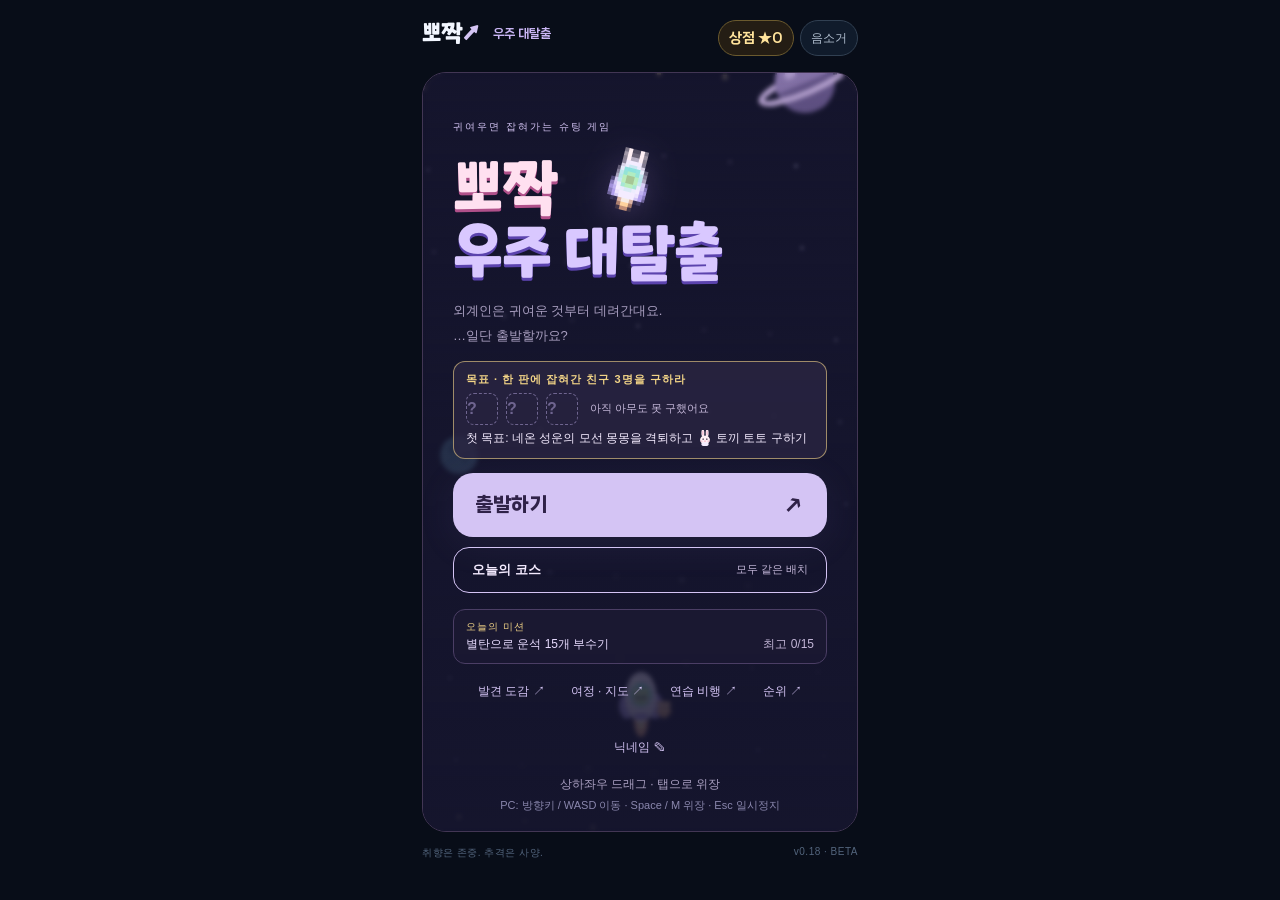
<file: web/index.html>
<!doctype html>
<html lang="ko">
<head>
  <meta charset="UTF-8">
  <meta name="viewport" content="width=device-width,initial-scale=1,viewport-fit=cover">
  <meta name="theme-color" content="#15152d">
  <title>뽀짝 우주 대탈출</title>
  <meta name="description" content="외계인은 귀여운 것부터 잡아간다! 한 손으로 운석을 피하고 친구를 구하는 도트 슈팅 게임">
  <!-- 앱 아이콘: 브라우저 탭 · 홈 화면에 추가 · 카톡 링크 미리보기 -->
  <link rel="icon" type="image/png" sizes="32x32" href="icons/favicon-32.png">
  <link rel="icon" type="image/png" sizes="16x16" href="icons/favicon-16.png">
  <link rel="apple-touch-icon" href="icons/apple-touch-icon.png">
  <link rel="manifest" href="manifest.webmanifest">
  <meta name="apple-mobile-web-app-capable" content="yes">
  <meta name="mobile-web-app-capable" content="yes">
  <meta name="apple-mobile-web-app-title" content="뽀짝">
  <meta property="og:type" content="website">
  <meta property="og:site_name" content="뽀짝 우주 대탈출">
  <meta property="og:title" content="뽀짝 우주 대탈출 - 귀여우면 잡혀가는 슈팅 게임">
  <meta property="og:description" content="외계인은 귀여운 것부터 잡아간다! 한 손으로 운석을 피하고 친구를 구해요. 내 기록 깰 수 있어?">
  <meta property="og:url" content="https://niaxcroknit.github.io/ppojjak/">
  <meta property="og:image" content="https://niaxcroknit.github.io/ppojjak/icons/og-image.png">
  <meta property="og:image:width" content="1024">
  <meta property="og:image:height" content="500">
  <meta name="twitter:card" content="summary_large_image">
  <link rel="stylesheet" href="style.css">
</head>
<body>
<main class="shell">
  <header>
    <a class="brand" href="./">뽀짝<span>↗&#xFE0E;</span> <small>우주 대탈출</small></a>
    <button id="hangar-open" class="icon shop-open">상점</button>
    <button id="haptic" class="icon" hidden>진동 ON</button>
    <button id="sound" class="icon" aria-label="효과음과 음악 켜기">음소거</button>
  </header>

  <section class="game menu" id="stage">
    <canvas id="game" aria-label="상하좌우로 드래그하여 외계인과 운석을 피하고 탭으로 위장하는 우주선 게임"></canvas>

    <div class="hud">
      <div><small>SCORE</small><strong id="score">0000</strong></div>
      <button id="pause" class="icon" aria-label="일시정지" hidden>Ⅱ</button>
      <div class="best"><small>BEST</small><strong id="best">0000</strong></div>
    </div>

    <div id="alien-panel" class="alien-panel" hidden>
      <div><span id="taste">? 미확인 방문자</span><span id="pursuit">둘러보는 중</span></div>
      <div id="chase-meter" class="chase-meter" role="progressbar" aria-label="외계인 포획 위험" aria-valuenow="0" aria-valuemin="0" aria-valuemax="100"><div id="chase-fill"></div></div>
    </div>
    <div id="boss-bar" class="boss-bar" hidden><div><span id="boss-name"></span><span id="boss-time"></span></div><div class="boss-hp"><div id="boss-fill"></div></div></div>
    <div id="notice" class="notice" role="status" aria-live="polite"></div>
    <div id="scene-caption" class="scene-caption" hidden></div>
    <div id="splash" class="splash" role="status" aria-live="assertive" hidden></div>
    <div id="coach" class="coach" role="status" aria-live="polite" hidden></div>
    <div id="flip-banner" class="flip-banner" role="status" aria-live="assertive" hidden></div>
    <div id="beat-edge" class="beat-edge calm" aria-hidden="true"></div>

    <div id="panel" class="overlay">
      <div class="eyebrow">귀여우면 잡혀가는 슈팅 게임</div>
      <h1 class="title-ko">뽀짝<br><span>우주 대탈출</span><img id="mascot" class="rocket-mascot" alt="" aria-hidden="true"></h1>
      <p id="message">외계인은 귀여운 것부터 데려간대요.<br>…일단 출발할까요?</p>
      <div id="result" hidden></div>
      <div id="near-line" class="near-line" hidden></div>
      <button id="rank-line" class="rank-line" type="button" hidden></button>
      <div id="nick-box" class="nick-box" hidden><input id="nick-input" maxlength="10" placeholder="닉네임 (10자까지)" autocomplete="off" enterkeyhint="done"><button id="nick-save" type="button">순위 등록</button></div>
      <div id="next-goal" class="next-goal" hidden></div>
      <div id="run-stats" class="run-stats" hidden></div>
      <button id="share" class="share-button" hidden>카톡으로 자랑하기</button>
      <div id="goal" class="goal"></div>
      <button id="start" class="primary">출발하기 <span>↗&#xFE0E;</span></button>
      <button id="over-more" class="book-open over-more" type="button" hidden>결과 보기 · 카톡 자랑하기 ↗&#xFE0E;</button>
      <button id="course-start" class="course-button">오늘의 코스 <small id="course-best">모두 같은 배치</small></button>
      <div id="daily" class="daily"></div>
      <div class="panel-links"><button id="book-open" class="book-open">발견 도감 ↗&#xFE0E;</button><button id="journey-open" class="book-open">여정 · 지도 ↗&#xFE0E;</button><button id="tutorial-open" class="book-open">연습 비행 ↗&#xFE0E;</button><button id="board-open" class="book-open">순위 ↗&#xFE0E;</button><button id="nick-open" class="book-open">닉네임 ✎&#xFE0E;</button></div>
      <div class="hint">상하좌우 드래그 · 탭으로 위장<br><small>PC: 방향키 / WASD 이동 · Space / M 위장 · Esc 일시정지</small></div>
      <div id="debug" class="debug" hidden></div>
    </div>

    <div id="play-tools" class="play-tools" hidden>
      <div><span id="status"></span><small id="effects"></small></div>
      <div class="tool-buttons"><div id="hyper-gauge" class="hyper-gauge" role="progressbar" aria-label="하이퍼 게이지" aria-valuemin="0" aria-valuemax="100" aria-valuenow="0" hidden><small>⚡</small><span><span id="hyper-fill"></span></span></div><button id="mask" class="mask-button" disabled>위장 ×1</button></div>
    </div>
    <div class="bottom"><span class="trip-wrap"><i></i> <b id="level">네온 성운</b> <span class="trip"><span id="trip-fill"></span></span><span id="trip-goal" class="trip-goal"></span></span><span id="time">00:00</span></div>

    <section id="item-book" class="item-book" role="dialog" aria-modal="true" aria-labelledby="book-title" hidden>
      <div class="book-head"><h2 id="book-title">발견 도감</h2><button id="book-close" class="icon close" aria-label="닫기">✕</button></div>
      <p class="book-rule">처음 보는 물건은 아직 알 수 없어요.<br>직접 먹고 만난 반응이 여기에 남아요.</p>
      <h3 data-h="{paw} 동물 취향" data-s="01–03"></h3><div id="book-animal" class="book-row"></div>
      <h3 data-h="{sparkle} 반짝이 취향" data-s="04–06"></h3><div id="book-shiny" class="book-row"></div>
      <h3 data-h="{swirl} 독특한 취향" data-s="07–09"></h3><div id="book-odd" class="book-row"></div>
      <div id="book-supply" class="book-supply"></div>
      <h3 class="pink" data-h="{antenna} 전리품" data-s="격추해야만 얻어요"></h3><div id="book-trophy" class="book-row trophy-row"></div>
      <p class="book-rule">♥ 표시가 있다면, 직접 본 외계인의 반응이에요.</p>
    </section>

    <section id="share-panel" class="share-panel" role="dialog" aria-modal="true" aria-labelledby="share-title" hidden>
      <div class="book-head"><h2 id="share-title">카톡으로 자랑하기</h2><button id="share-close" class="icon">닫기 ×</button></div>
      <p class="book-rule">이 메시지를 채팅방에 보내면, 친구가 링크를 눌렀을 때 아래 카드가 바로 열리고 같은 기록에 도전할 수 있어요.</p>
      <pre id="share-preview" class="share-preview"></pre>
      <button id="share-app" class="share-button" hidden>카톡·앱으로 보내기</button>
      <button id="share-copy" class="share-button">메시지 복사 → 카톡에 붙여 넣기</button>
      <h3>친구가 보게 될 카드</h3>
      <img id="share-card" class="share-card" alt="친구가 링크를 누르면 보게 될 결과 카드">
    </section>

    <section id="challenge" class="share-panel" role="dialog" aria-modal="true" aria-labelledby="challenge-title" hidden>
      <div class="book-head"><h2 id="challenge-title">친구의 기록</h2><button id="challenge-close" class="icon">닫기 ×</button></div>
      <p id="challenge-text" class="book-rule"></p>
      <img id="challenge-card" class="share-card" alt="친구가 보낸 결과 카드">
      <button id="challenge-go" class="primary">이 기록 깨기 <span>↗&#xFE0E;</span></button>
    </section>

    <section id="journey" class="item-book" role="dialog" aria-modal="true" aria-labelledby="journey-title" hidden>
      <div class="book-head"><h2 id="journey-title">여정 지도</h2><button id="journey-close" class="icon close" aria-label="닫기">✕</button></div>
      <p class="book-rule">행성 끝에는 모선이 기다려요. 모선을 격퇴하면 갇힌 친구를 구해요.</p>
      <h3 data-h="{rocket} 행성 지도" data-s="끝에서 모선이 기다려요"></h3><div id="journey-planets" class="jr-planets"></div>
      <h3 class="pink" data-h="{f_bunny} 구한 친구" data-s="구출 기록"></h3><div id="journey-friends" class="book-row friend-row"></div>
      <h3 class="gold" data-h="{core} 현상수배" data-s="모선을 잡으면 체포 도장"></h3><div id="journey-wanted" class="wanted-row"></div>
      <p class="book-rule">친구가 늘수록 기체가 귀여워져서… UFO가 더 자주 노려요.</p>
    </section>

    <section id="intro" class="item-book intro" role="dialog" aria-modal="true" aria-labelledby="intro-title" hidden>
      <div class="intro-top"><span id="intro-dots" class="intro-dots"></span><button id="intro-skip" class="intro-skip" type="button">건너뛰기</button></div>
      <canvas id="intro-art" class="intro-art" aria-hidden="true"></canvas>
      <h2 id="intro-title" class="intro-title"></h2>
      <p id="intro-text" class="intro-text"></p>
      <div id="intro-nick" class="intro-nick" hidden>
        <div class="nick-box"><input id="intro-nick-input" maxlength="10" placeholder="닉네임 (10자까지)" autocomplete="off" enterkeyhint="done" aria-label="닉네임"><button id="intro-dice" type="button">추천</button></div>
        <small>닉네임은 나만 쓸 수 있어요(중복 불가) · 언제든 바꿀 수 있어요.</small>
        <small class="intro-warn">회원가입이 없는 대신, <b>30일 넘게 플레이하지 않으면 닉네임이 풀려서</b> 다른 사람이 가져갈 수 있어요.</small>
        <small>실명·연락처 말고 귀여운 이름으로!</small>
        <small id="intro-nick-msg" class="intro-nick-msg" role="status"></small>
      </div>
      <button id="intro-next" class="primary intro-next" type="button">다음</button>
    </section>

    <section id="board" class="item-book" role="dialog" aria-modal="true" aria-labelledby="board-title" hidden>
      <div class="book-head"><h2 id="board-title">순위</h2><button id="board-close" class="icon close" aria-label="닫기">✕</button></div>
      <div class="board-tabs" role="tablist"><button id="board-tab-free" role="tab" class="on" aria-selected="true">자유 비행</button><button id="board-tab-course" role="tab" aria-selected="false">오늘의 코스</button></div>
      <p class="book-rule"><span id="board-day"></span><br><span id="board-rule">평소 판(자유 비행)의 오늘 최고 점수끼리 겨뤄요.</span></p>
      <div id="board-me" class="board-me"></div>
      <button id="board-nick" class="board-nick" type="button">닉네임 만들기</button>
      <ol id="board-list" class="board-list"></ol>
    </section>

    <section id="hangar" class="hangar" role="dialog" aria-modal="true" aria-labelledby="hangar-title" hidden>
      <div class="book-head"><h2 id="hangar-title">상점</h2><button id="hangar-close" class="icon close" aria-label="닫기">✕</button></div>
      <div class="hangar-wallet"><small>내 별조각</small><b id="hangar-stars">★ 0</b><span id="hangar-msg" class="hangar-msg" role="status" aria-live="polite"></span></div>
      <div class="shop-tabs" role="tablist"><button id="shop-tab-ship" role="tab" class="on" aria-selected="true">우주선</button><button id="shop-tab-rank" role="tab" aria-selected="false">순위표 꾸미기</button></div>
      <div id="shop-ship" class="shop-pane">
        <div class="show"><div class="rays"></div><div class="pad"></div><canvas id="shop-hero" width="90" height="80" aria-hidden="true"></canvas>
          <div class="show-info"><div><span id="shop-hero-rar" class="rar"></span><b id="shop-hero-name"></b><small id="shop-hero-desc"></small></div><button id="shop-hero-buy" class="buy" type="button"></button></div></div>
        <div id="shop-models" class="shop-grid"></div>
        <h3 class="hangar-h" data-h="{rocket} 지금 내 우주선" data-s="장식·업그레이드까지"></h3>
        <div class="hangar-stage">
          <canvas id="hangar-preview" aria-label="장착한 장식과 업그레이드된 우주선 미리보기"></canvas>
          <div class="hangar-level"><span id="hangar-rank">SCOUT</span><span id="hangar-count">장착 0 / 9</span></div>
        </div>
        <h3 class="hangar-h gold" data-h="{sparkle} 업그레이드" data-s="한 번 사면 계속"></h3>
        <div id="hangar-perks" class="skins perks"></div>
        <h3 class="hangar-h" data-h="{rocket} 기체 색" data-s="기본 우주선 전용"></h3>
        <div id="hangar-paints" class="skins"></div>
        <h3 class="hangar-h" data-h="{rocket} 불꽃 색" data-s="기본 우주선 전용"></h3>
        <div id="hangar-flames" class="skins"></div>
      <div class="hangar-info">
        <h3 class="hangar-h mint" data-h="{rabbit} 장식" data-s="구매 X · 판에서 먹으면 달려요"></h3>
        <p class="hangar-note small">게임오버면 떨어져요. 70초 넘어서 같은 장식을 3번 먹으면 황금 각인 — 다음 판부터 금빛으로 달려요.</p>
        <div id="hangar-parts" class="hangar-parts"></div>
        <h3 class="hangar-h pink" data-h="{antenna} 전리품" data-s="격추해야만 떨어져요"></h3>
        <div id="hangar-trophies" class="hangar-parts"></div>
      </div>
      </div>
      <div id="shop-rank" class="shop-pane" hidden>
        <div class="shop-sec">미리보기 <small>다른 사람 순위표에도 이렇게 보여요</small></div>
        <ol class="board-list deco-preview"><li id="deco-preview" class="board-row mine"><b>1</b><span></span><em>9,999점</em></li></ol>
        <div class="shop-sec">명패 <small>순위 줄 전체가 바뀌어요</small></div>
        <ol id="shop-plates" class="board-list shop-plates"></ol>
        <div class="shop-sec">글씨 효과</div>
        <div id="shop-texts" class="chips"></div>
        <div class="shop-sec">엠블럼 <small>닉네임 앞 전용 도트 그림</small></div>
        <div id="shop-embs" class="chips"></div>
        <div class="shop-sec">칭호 <small>닉네임 아래 한 줄</small></div>
        <div id="shop-titles" class="chips"></div>
        <div id="shop-set" class="set"></div>
        <p class="hangar-note">순위표 꾸미기는 한 번 사면 계속 쓸 수 있어요. 바꾸면 이번 주 순위표에도 바로 반영돼요.</p>
      </div>
      <p class="hangar-note">★별조각은 UFO·모선 격추, 친구 구출, 행성 도착, 오늘의 미션, 버틴 시간으로 모이고 게임오버에도 남아요.<br>✦ 깊은 궤도에서 같은 장식을 3번 먹으면 황금 각인 — 그 뒤로는 먹을 때마다 금빛으로 달려요.</p>
    </section>
  </section>

  <footer><span>취향은 존중. 추격은 사양.</span><span>v0.18 · BETA</span></footer>
</main>
<div id="old-webview" class="old-webview" hidden>
  <b>WebView 업데이트가 필요해요</b>
  <p>이 기기의 Android System WebView가 너무 오래되어 게임을 실행할 수 없어요.<br>Play 스토어에서 "Android System WebView"(또는 Chrome)를 업데이트한 뒤 다시 열어 주세요.</p>
</div>
<script>
  // 오래된 WebView는 game.js를 해석하지 못해 빈 화면이 됩니다. 최신 문법을 쓴 한 줄이 실행되는지로 확인합니다.
  // (eval/new Function 없이 — 보안 정책(CSP)이 엄격한 곳에서도 동작)
  window.__NEON_SYNTAX_OK__ = ({ a: 1 })?.a ?? 0;
</script>
<script>
  (function () {
    var ok = window.__NEON_SYNTAX_OK__ === 1;
    if (!ok || !window.ResizeObserver) {
      document.getElementById('old-webview').hidden = false;
      document.querySelector('.shell').hidden = true;
      window.__NEON_OLD__ = true;
    }
  })();
</script>
<script src="game.js"></script>
</body>
</html>
</file>
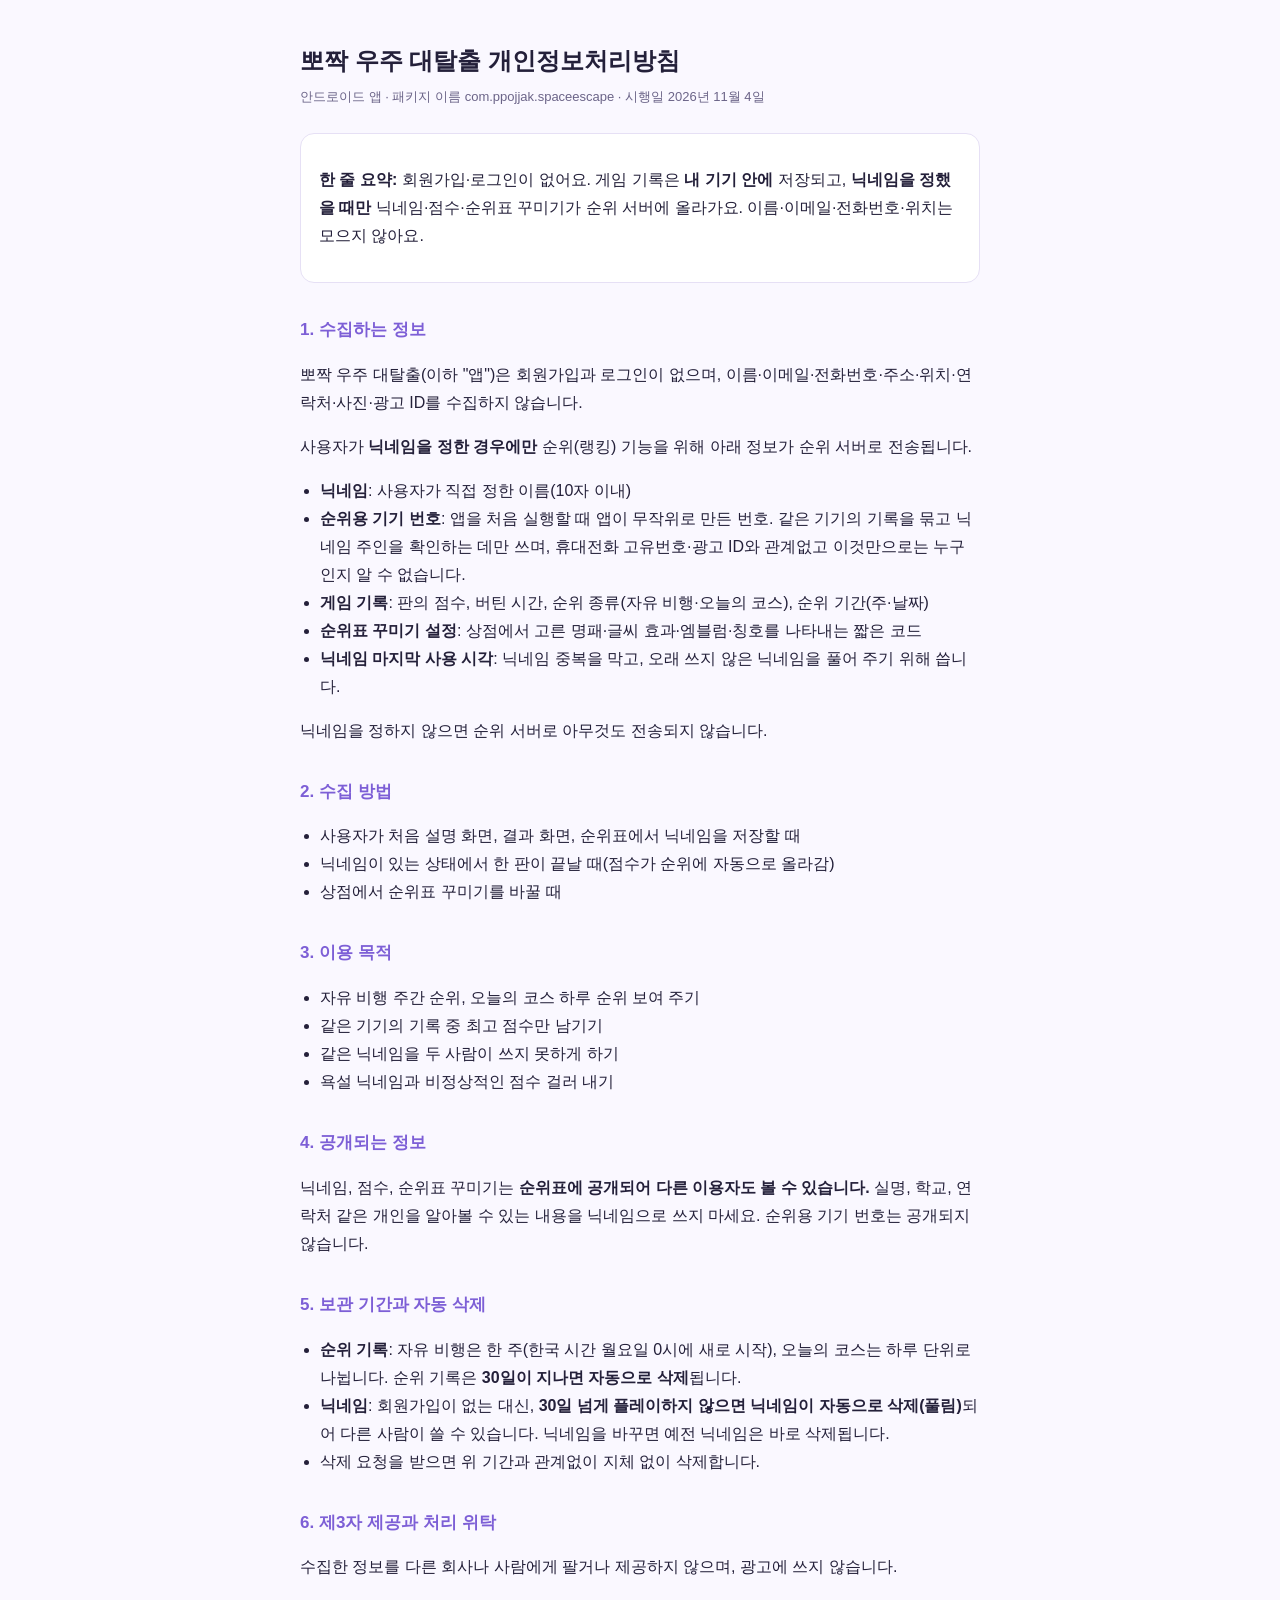
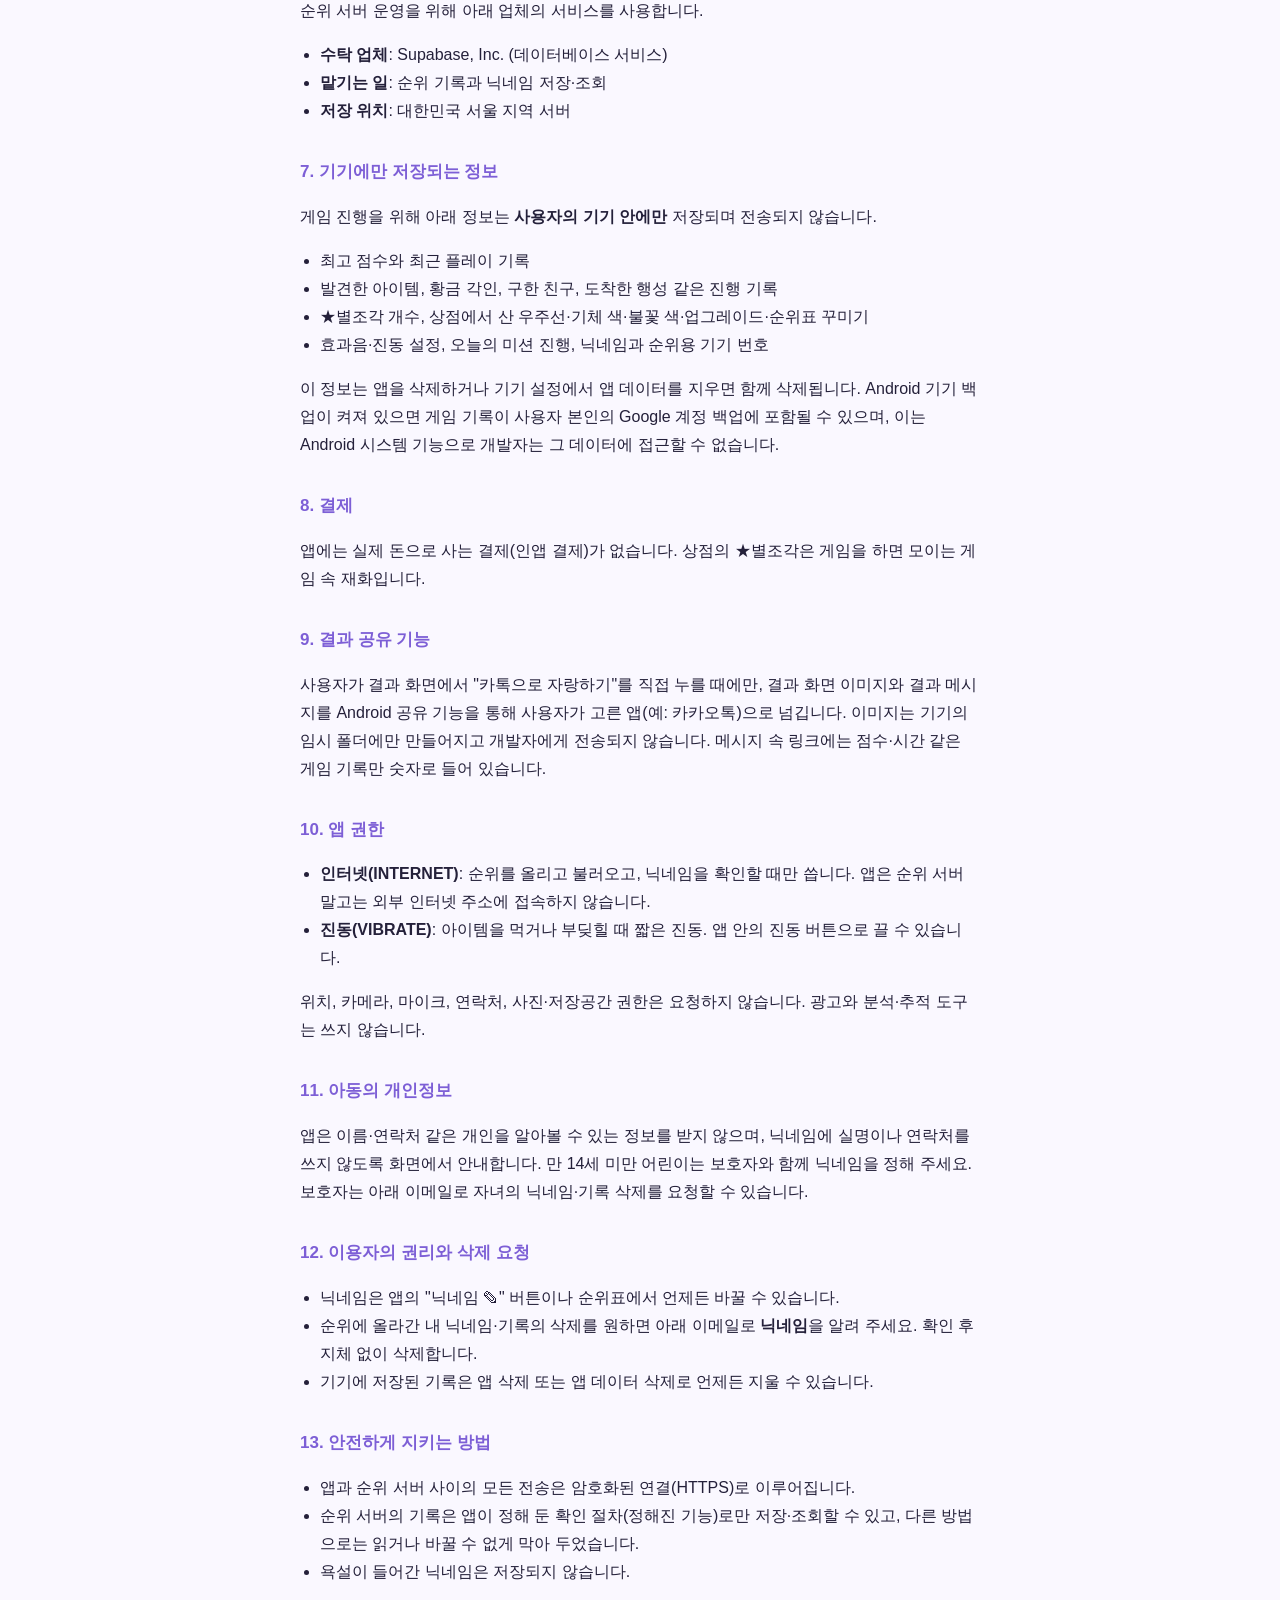
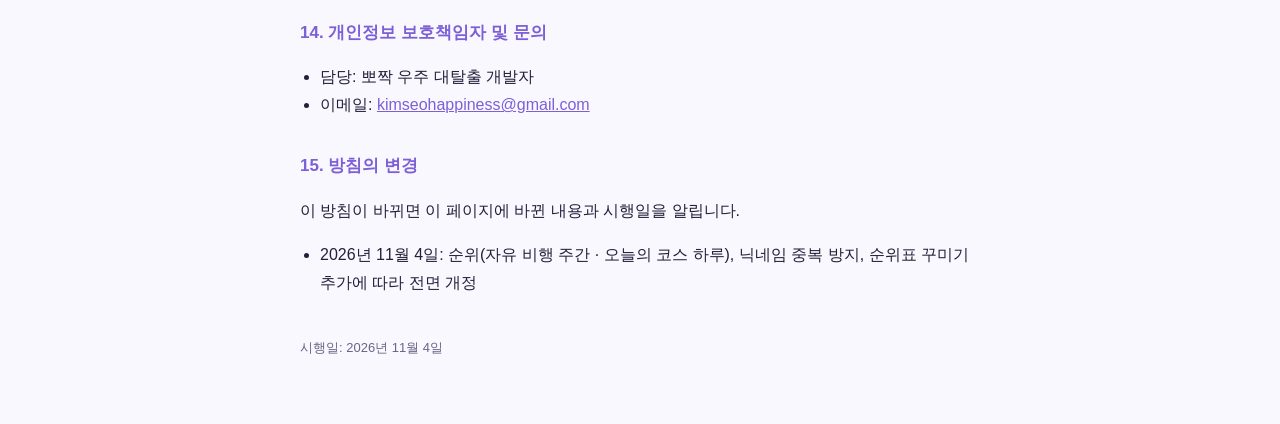
<file: store/privacy-policy.html>
<!doctype html>
<html lang="ko">
<head>
<meta charset="utf-8">
<meta name="viewport" content="width=device-width,initial-scale=1">
<title>뽀짝 우주 대탈출 개인정보처리방침</title>
<meta name="description" content="뽀짝 우주 대탈출 안드로이드 앱의 개인정보처리방침">
<style>
  :root { color-scheme: light dark; --bg: #faf8ff; --ink: #24203a; --sub: #6b6488; --card: #ffffff; --line: #e6e0f5; --accent: #7d5fd6; }
  @media (prefers-color-scheme: dark) { :root { --bg: #15132a; --ink: #f1ecff; --sub: #b4aad6; --card: #211d3b; --line: #342d58; --accent: #c9b5f4; } }
  body { margin: 0; background: var(--bg); color: var(--ink); font-family: -apple-system, 'Apple SD Gothic Neo', 'Malgun Gothic', 'Noto Sans KR', sans-serif; line-height: 1.75; }
  main { max-width: 680px; margin: 0 auto; padding: 40px 20px 64px; }
  h1 { font-size: 24px; margin: 0 0 4px; }
  .meta { color: var(--sub); font-size: 13px; }
  .summary { margin: 24px 0; padding: 16px 18px; border-radius: 14px; background: var(--card); border: 1px solid var(--line); }
  h2 { font-size: 17px; margin: 32px 0 8px; color: var(--accent); }
  ul { padding-left: 20px; }
  a { color: var(--accent); }
  footer { margin-top: 40px; color: var(--sub); font-size: 13px; }
</style>
</head>
<body>
<main>
<h1>뽀짝 우주 대탈출 개인정보처리방침</h1>
<div class="meta">안드로이드 앱 · 패키지 이름 com.ppojjak.spaceescape · 시행일 2026년 11월 4일</div>
<div class="summary"><p><b>한 줄 요약:</b> 회원가입·로그인이 없어요. 게임 기록은 <b>내 기기 안에</b> 저장되고, <b>닉네임을 정했을 때만</b> 닉네임·점수·순위표 꾸미기가 순위 서버에 올라가요. 이름·이메일·전화번호·위치는 모으지 않아요.</p></div>
<h2>1. 수집하는 정보</h2>
<p>뽀짝 우주 대탈출(이하 &quot;앱&quot;)은 회원가입과 로그인이 없으며, 이름·이메일·전화번호·주소·위치·연락처·사진·광고 ID를 수집하지 않습니다.</p>
<p>사용자가 <b>닉네임을 정한 경우에만</b> 순위(랭킹) 기능을 위해 아래 정보가 순위 서버로 전송됩니다.</p>
<ul>
  <li><b>닉네임</b>: 사용자가 직접 정한 이름(10자 이내)</li>
  <li><b>순위용 기기 번호</b>: 앱을 처음 실행할 때 앱이 무작위로 만든 번호. 같은 기기의 기록을 묶고 닉네임 주인을 확인하는 데만 쓰며, 휴대전화 고유번호·광고 ID와 관계없고 이것만으로는 누구인지 알 수 없습니다.</li>
  <li><b>게임 기록</b>: 판의 점수, 버틴 시간, 순위 종류(자유 비행·오늘의 코스), 순위 기간(주·날짜)</li>
  <li><b>순위표 꾸미기 설정</b>: 상점에서 고른 명패·글씨 효과·엠블럼·칭호를 나타내는 짧은 코드</li>
  <li><b>닉네임 마지막 사용 시각</b>: 닉네임 중복을 막고, 오래 쓰지 않은 닉네임을 풀어 주기 위해 씁니다.</li>
</ul>
<p>닉네임을 정하지 않으면 순위 서버로 아무것도 전송되지 않습니다.</p>
<h2>2. 수집 방법</h2>
<ul>
  <li>사용자가 처음 설명 화면, 결과 화면, 순위표에서 닉네임을 저장할 때</li>
  <li>닉네임이 있는 상태에서 한 판이 끝날 때(점수가 순위에 자동으로 올라감)</li>
  <li>상점에서 순위표 꾸미기를 바꿀 때</li>
</ul>
<h2>3. 이용 목적</h2>
<ul>
  <li>자유 비행 주간 순위, 오늘의 코스 하루 순위 보여 주기</li>
  <li>같은 기기의 기록 중 최고 점수만 남기기</li>
  <li>같은 닉네임을 두 사람이 쓰지 못하게 하기</li>
  <li>욕설 닉네임과 비정상적인 점수 걸러 내기</li>
</ul>
<h2>4. 공개되는 정보</h2>
<p>닉네임, 점수, 순위표 꾸미기는 <b>순위표에 공개되어 다른 이용자도 볼 수 있습니다.</b> 실명, 학교, 연락처 같은 개인을 알아볼 수 있는 내용을 닉네임으로 쓰지 마세요. 순위용 기기 번호는 공개되지 않습니다.</p>
<h2>5. 보관 기간과 자동 삭제</h2>
<ul>
  <li><b>순위 기록</b>: 자유 비행은 한 주(한국 시간 월요일 0시에 새로 시작), 오늘의 코스는 하루 단위로 나뉩니다. 순위 기록은 <b>30일이 지나면 자동으로 삭제</b>됩니다.</li>
  <li><b>닉네임</b>: 회원가입이 없는 대신, <b>30일 넘게 플레이하지 않으면 닉네임이 자동으로 삭제(풀림)</b>되어 다른 사람이 쓸 수 있습니다. 닉네임을 바꾸면 예전 닉네임은 바로 삭제됩니다.</li>
  <li>삭제 요청을 받으면 위 기간과 관계없이 지체 없이 삭제합니다.</li>
</ul>
<h2>6. 제3자 제공과 처리 위탁</h2>
<p>수집한 정보를 다른 회사나 사람에게 팔거나 제공하지 않으며, 광고에 쓰지 않습니다.</p>
<p>순위 서버 운영을 위해 아래 업체의 서비스를 사용합니다.</p>
<ul>
  <li><b>수탁 업체</b>: Supabase, Inc. (데이터베이스 서비스)</li>
  <li><b>맡기는 일</b>: 순위 기록과 닉네임 저장·조회</li>
  <li><b>저장 위치</b>: 대한민국 서울 지역 서버</li>
</ul>
<h2>7. 기기에만 저장되는 정보</h2>
<p>게임 진행을 위해 아래 정보는 <b>사용자의 기기 안에만</b> 저장되며 전송되지 않습니다.</p>
<ul>
  <li>최고 점수와 최근 플레이 기록</li>
  <li>발견한 아이템, 황금 각인, 구한 친구, 도착한 행성 같은 진행 기록</li>
  <li>★별조각 개수, 상점에서 산 우주선·기체 색·불꽃 색·업그레이드·순위표 꾸미기</li>
  <li>효과음·진동 설정, 오늘의 미션 진행, 닉네임과 순위용 기기 번호</li>
</ul>
<p>이 정보는 앱을 삭제하거나 기기 설정에서 앱 데이터를 지우면 함께 삭제됩니다. Android 기기 백업이 켜져 있으면 게임 기록이 사용자 본인의 Google 계정 백업에 포함될 수 있으며, 이는 Android 시스템 기능으로 개발자는 그 데이터에 접근할 수 없습니다.</p>
<h2>8. 결제</h2>
<p>앱에는 실제 돈으로 사는 결제(인앱 결제)가 없습니다. 상점의 ★별조각은 게임을 하면 모이는 게임 속 재화입니다.</p>
<h2>9. 결과 공유 기능</h2>
<p>사용자가 결과 화면에서 &quot;카톡으로 자랑하기&quot;를 직접 누를 때에만, 결과 화면 이미지와 결과 메시지를 Android 공유 기능을 통해 사용자가 고른 앱(예: 카카오톡)으로 넘깁니다. 이미지는 기기의 임시 폴더에만 만들어지고 개발자에게 전송되지 않습니다. 메시지 속 링크에는 점수·시간 같은 게임 기록만 숫자로 들어 있습니다.</p>
<h2>10. 앱 권한</h2>
<ul>
  <li><b>인터넷(INTERNET)</b>: 순위를 올리고 불러오고, 닉네임을 확인할 때만 씁니다. 앱은 순위 서버 말고는 외부 인터넷 주소에 접속하지 않습니다.</li>
  <li><b>진동(VIBRATE)</b>: 아이템을 먹거나 부딪힐 때 짧은 진동. 앱 안의 진동 버튼으로 끌 수 있습니다.</li>
</ul>
<p>위치, 카메라, 마이크, 연락처, 사진·저장공간 권한은 요청하지 않습니다. 광고와 분석·추적 도구는 쓰지 않습니다.</p>
<h2>11. 아동의 개인정보</h2>
<p>앱은 이름·연락처 같은 개인을 알아볼 수 있는 정보를 받지 않으며, 닉네임에 실명이나 연락처를 쓰지 않도록 화면에서 안내합니다. 만 14세 미만 어린이는 보호자와 함께 닉네임을 정해 주세요. 보호자는 아래 이메일로 자녀의 닉네임·기록 삭제를 요청할 수 있습니다.</p>
<h2>12. 이용자의 권리와 삭제 요청</h2>
<ul>
  <li>닉네임은 앱의 &quot;닉네임 ✎&quot; 버튼이나 순위표에서 언제든 바꿀 수 있습니다.</li>
  <li>순위에 올라간 내 닉네임·기록의 삭제를 원하면 아래 이메일로 <b>닉네임</b>을 알려 주세요. 확인 후 지체 없이 삭제합니다.</li>
  <li>기기에 저장된 기록은 앱 삭제 또는 앱 데이터 삭제로 언제든 지울 수 있습니다.</li>
</ul>
<h2>13. 안전하게 지키는 방법</h2>
<ul>
  <li>앱과 순위 서버 사이의 모든 전송은 암호화된 연결(HTTPS)로 이루어집니다.</li>
  <li>순위 서버의 기록은 앱이 정해 둔 확인 절차(정해진 기능)로만 저장·조회할 수 있고, 다른 방법으로는 읽거나 바꿀 수 없게 막아 두었습니다.</li>
  <li>욕설이 들어간 닉네임은 저장되지 않습니다.</li>
</ul>
<h2>14. 개인정보 보호책임자 및 문의</h2>
<ul>
  <li>담당: 뽀짝 우주 대탈출 개발자</li>
  <li>이메일: <a href="mailto:kimseohappiness@gmail.com">kimseohappiness@gmail.com</a></li>
</ul>
<h2>15. 방침의 변경</h2>
<p>이 방침이 바뀌면 이 페이지에 바뀐 내용과 시행일을 알립니다.</p>
<ul>
  <li>2026년 11월 4일: 순위(자유 비행 주간 · 오늘의 코스 하루), 닉네임 중복 방지, 순위표 꾸미기 추가에 따라 전면 개정</li>
</ul>
<footer>시행일: 2026년 11월 4일</footer>
</main>
</body>
</html>
</file>
<file: web/style.css>
/* ── 기본 ─────────────────────────────────────────── */
* { box-sizing: border-box; }
body { margin: 0; background: #080d18; color: #eef7ff; font-family: Arial, 'Malgun Gothic', sans-serif; }
button, a { -webkit-tap-highlight-color: transparent; }
button { font: inherit; cursor: pointer; }
button:disabled { cursor: default; }
button[hidden] { display: none; }
button:focus-visible, a:focus-visible { outline: 3px solid #fff; outline-offset: 4px; }
.ico { width: 16px; height: 16px; image-rendering: pixelated; vertical-align: -3px; }
.ico.big { width: 32px; height: 32px; vertical-align: middle; }
.q { display: block !important; margin: 0 auto; width: 32px; height: 32px; line-height: 32px; font-size: 20px; font-weight: 700; color: #6f6590; }
.book-supply .q { margin: 0; }

/* ── 레이아웃 ─────────────────────────────────────── */
.shell {
  width: min(100%, 480px); margin: auto;
  padding: calc(20px + env(safe-area-inset-top, 0px)) 22px calc(12px + env(safe-area-inset-bottom, 0px));
}
header { height: 52px; display: flex; align-items: flex-start; gap: 6px; }
.brand { margin-right: auto; font-size: 23px; font-weight: 900; text-decoration: none; color: #f2f6ff; letter-spacing: -2px; }
.brand > span { color: #d4c4f4; }
.brand small { font-size: 10px; letter-spacing: 1px; margin-left: 8px; vertical-align: middle; color: #8f9aaa; }
.icon { border: 1px solid #314052; border-radius: 20px; background: #101b2b; color: #b0bdce; font-size: 12px; padding: 8px 10px; white-space: nowrap; min-height: 36px; }
.game {
  height: calc(100vh - 118px); height: min(760px, calc(100dvh - 118px)); min-height: 480px;
  position: relative; border: 1px solid #423654; border-radius: 24px; overflow: hidden; background: #15152d;
}
canvas { display: block; width: 100%; height: 100%; touch-action: none; }
footer { display: flex; justify-content: space-between; font-size: 10px; color: #53657d; padding-top: 14px; letter-spacing: 0.5px; }

/* 앱(WebView) — 화면을 꽉 채움. 상태바·내비게이션바 여백은 Android 쪽에서 처리 */
html.app body { background: #15152d; }
html.app .shell { width: 100%; max-width: 560px; padding: 0; }
html.app header { height: 50px; padding: 8px 14px 0; }
html.app .game { height: calc(100vh - 50px); height: calc(100dvh - 50px); min-height: 0; border: 0; border-radius: 0; }
html.app footer { display: none; }

/* ── HUD ──────────────────────────────────────────── */
.hud { position: absolute; z-index: 4; top: 26px; left: 26px; right: 26px; display: flex; justify-content: space-between; align-items: flex-start; pointer-events: none; }
.hud button { pointer-events: auto; min-width: 44px; min-height: 44px; }
.hud small { display: block; font-size: 10px; letter-spacing: 2px; color: #8f8fb3; margin-bottom: 7px; }
.hud strong { font-size: 24px; font-weight: 500; font-variant-numeric: tabular-nums; letter-spacing: 2px; }
.best { text-align: right; }
.best strong { color: #dfcaff; font-size: 20px; }
.alien-panel { position: absolute; z-index: 2; top: 91px; left: 24px; right: 24px; font-size: 12px; color: #cec4e2; pointer-events: none; }
.alien-panel > div:first-child { display: flex; justify-content: space-between; gap: 8px; }
.alien-panel .hot { color: #ffb6d3; }
.chase-meter { height: 4px; background: #a390bc22; border-radius: 4px; margin-top: 9px; overflow: hidden; }
.chase-meter > div { height: 100%; width: 0; background: #ecb1d0; transition: width 0.1s linear; }
.notice {
  position: absolute; z-index: 2; top: 124px; left: 17px; right: 17px; text-align: center; font-size: 12px; color: #f7dbaa;
  pointer-events: none; line-height: 1.5; overflow: hidden; display: -webkit-box; -webkit-line-clamp: 2; -webkit-box-orient: vertical;
}
.notice:empty { display: none; }
.scene-caption { position: absolute; z-index: 2; top: 39%; left: 10px; right: 10px; text-align: center; font-size: 25px; color: #ffedcb; pointer-events: none; text-shadow: 0 2px 0 #15152d; }
.scene-caption.count { font-size: 56px; font-weight: 900; color: #fff0bf; }
.play-tools {
  position: absolute; z-index: 2; bottom: 44px; left: 22px; right: 22px; display: flex; justify-content: space-between; align-items: flex-end; gap: 8px;
  pointer-events: none; /* 빈 공간에서도 드래그가 캔버스로 전달되도록 */
}
.play-tools > div { color: #ead7ff; font-size: 12px; }
.play-tools small { display: block; font-size: 12px; margin-top: 5px; max-width: 220px; line-height: 1.7; }
.play-tools .lost { color: #9c8eae; font-size: 11px; }
.mask-button { white-space: nowrap; pointer-events: auto; border: 1px solid #9f88c3; border-radius: 15px; background: #342946; color: #f3e8ff; padding: 12px 14px; font-size: 13px; min-height: 44px; }
.mask-button:disabled { opacity: 0.48; }
.bottom { position: absolute; z-index: 1; left: 24px; right: 24px; bottom: 21px; display: flex; justify-content: space-between; font-size: 10px; color: #7d7aa0; letter-spacing: 1px; pointer-events: none; }
.bottom b { font-weight: 400; }
.bottom i { display: inline-block; background: #d4c4f4; width: 5px; height: 5px; border-radius: 50%; margin-right: 6px; }
.play-tools[hidden], .alien-panel[hidden], .scene-caption[hidden] { display: none; }

/* ── 시작 / 결과 패널 ─────────────────────────────── */
.overlay { position: absolute; z-index: 3; inset: 0; padding: 0 30px; display: flex; flex-direction: column; justify-content: center; background: linear-gradient(180deg, #15152d00, #15152d99 45%, #15152de8); backdrop-filter: blur(2px); }
.overlay[hidden] { display: none; }
.eyebrow { font-size: 10px; letter-spacing: 2px; color: #d4c4f4; margin-bottom: 22px; }
h1 { font-size: clamp(54px, 15vw, 78px); line-height: 0.94; letter-spacing: -5px; margin: 0; position: relative; font-weight: 900; }
h1 span { color: #c9b5f4; }
h1 .rocket-mascot { position: absolute; right: 4px; bottom: 6px; width: 64px; height: 64px; image-rendering: pixelated; }
.rocket-mascot { filter: drop-shadow(0 7px 16px #ac87df44); animation: bob 3s ease-in-out infinite; }
@keyframes bob { 0%, 100% { transform: translateY(0) rotate(-12deg); } 50% { transform: translateY(-8px) rotate(-4deg); } }
@media (prefers-reduced-motion: reduce) { .rocket-mascot { animation: none; } }
p { font-size: 13px; line-height: 1.9; color: #a99fc0; margin: 25px 0 28px; }
#result { font-size: 24px; color: #dfcaff; margin: -12px 0 22px; }
.primary { display: flex; justify-content: space-between; align-items: center; border: 0; border-radius: 20px; padding: 19px 22px; background: #d4c4f4; color: #302248; font-weight: 700; font-size: 14px; box-shadow: 0 7px 40px #ac87df14; }
.primary span { font-size: 23px; font-weight: 400; }
.item-guide { display: flex; justify-content: space-between; gap: 5px; font-size: 12px; color: #c2b4da; margin-top: 19px; flex-wrap: wrap; }
.book-open { border: 0; background: transparent; color: #d4c4f4; min-height: 44px; margin-top: 6px; font-size: 12px; }
.hint { text-align: center; font-size: 12px; line-height: 1.8; color: #a99fc0; margin-top: 4px; }
.hint small { color: #8a87ad; font-size: 11px; }

/* ── 도감 ─────────────────────────────────────────── */
.item-book, .hangar { position: absolute; inset: 0; z-index: 8; background: #1c1933; color: #f4ebff; padding: 17px 18px; overflow-y: auto; }
.hangar { z-index: 9; }
.item-book[hidden], .hangar[hidden] { display: none; }
.book-head { display: flex; justify-content: space-between; align-items: center; gap: 10px; }
.book-head h2 { font-size: 20px; margin: 0; }
.book-head .icon { min-height: 44px; }
.book-rule { font-size: 12px; line-height: 1.7; color: #c4b7d8; margin: 8px 0; }
.item-book h3 { font-size: 12px; color: #e0c9ef; margin: 10px 0 5px; }
.book-row { display: grid; grid-template-columns: repeat(3, minmax(0, 1fr)); gap: 7px; }
.book-item { background: #2b2643; border-radius: 10px; padding: 7px 3px; text-align: center; }
.book-item span { display: block; font-size: 12px; color: #f4ebff; }
.book-item small { display: block; font-size: 11px; color: #c7b9d9; margin-top: 3px; }
.book-icon { margin-bottom: 3px; line-height: 0; }
.book-count { color: #8f84a8 !important; font-size: 10px !important; }
.undiscovered small { color: #9c8eae; }
.book-reaction { color: #edb1d2 !important; }
.book-supply { margin-top: 9px; }
.book-supply .book-item { display: flex; align-items: center; justify-content: space-between; padding: 7px 10px; }
.book-supply .book-icon { margin: 0; }
.book-supply small { margin: 0; }
.book-supply .book-item > span:not(.book-icon) { margin-right: auto; margin-left: 7px; }
.item-book p:last-child { margin-bottom: 0; }

/* ── 꾸미기 ───────────────────────────────────────── */
.hangar { padding: 18px; }
.hangar-level { display: flex; justify-content: space-between; align-items: center; margin-top: 17px; font-size: 11px; color: #c8b4e4; }
.hangar-level > span:first-child { letter-spacing: 3px; color: #f2d487; }
#hangar-preview { display: block; width: 100%; height: 180px; touch-action: auto; }
.hangar-parts { display: grid; grid-template-columns: repeat(3, minmax(0, 1fr)); gap: 7px; }
.hangar-part { border: 1px solid #4b3e65; background: #29233e; color: #c7b8df; border-radius: 10px; min-height: 64px; padding: 6px 3px; }
.hangar-part[aria-pressed='true'] { background: #49365d; border-color: #efd68f; color: #fff0bf; }
.hangar-part > span { display: block; line-height: 0; }
.hangar-part > span.q { font-size: 21px; line-height: 32px; }
.hangar-part > small { display: block; margin-top: 3px; font-size: 11px; }
.hangar-part > em { display: block; font-style: normal; font-size: 10px; color: #a99fc0; margin-top: 2px; }
.hangar-part.locked .ico { opacity: 0.45; }
.hangar-part.locked:disabled { opacity: 0.75; }
.hangar-part.gold { border-color: #f6d47a; box-shadow: inset 0 0 0 1px #f6d47a55; }
.hangar-part.gold > em { color: #f6d47a; }
.hangar-part:disabled { cursor: default; }
.hangar-note { font-size: 12px; line-height: 1.7; color: #beafcf; margin: 13px 0 0; }

/* ── 작은 화면 ────────────────────────────────────── */
@media (max-height: 720px) {
  .shell { padding-top: calc(8px + env(safe-area-inset-top, 0px)); }
  header { height: 44px; }
  .game { min-height: 400px; height: calc(100vh - 89px); height: calc(100dvh - 89px); }
  .eyebrow { margin-bottom: 13px; }
  h1 { font-size: 56px; }
  p { margin: 15px 0; }
  footer { padding-top: 8px; }
}
@media (max-width: 360px) {
  .overlay { padding: 0 22px; }
  .alien-panel { left: 18px; right: 18px; }
  .play-tools { left: 16px; right: 16px; }
  h1 { font-size: 58px; }
  .brand small { display: none; }
  .item-book { padding: 17px 12px; }
  .book-row { gap: 5px; }
  .hangar { padding: 15px 13px; }
}

/* ── v0.9 ─────────────────────────────────────────── */
/* HUD 글자 그림자: 배경 띠를 옅게 해도 운석 위에서 읽히도록 */
.hud strong, .hud small, .alien-panel, .notice, .play-tools > div, .bottom {
  text-shadow: 0 0 3px #15152d, 0 1px 0 #15152d, 0 0 8px #15152dcc;
}
.daily { margin-top: 16px; padding: 10px 12px; border: 1px solid #4b3e65; border-radius: 12px; background: #1c1933cc; font-size: 12px; color: #e8dcff; display: grid; grid-template-columns: 1fr auto; gap: 2px 8px; }
.daily small { grid-column: 1 / -1; font-size: 10px; letter-spacing: 1px; color: #f2d487; }
.daily em { font-style: normal; color: #c4b7d8; white-space: nowrap; }
.daily b { color: #a5f8d5; font-weight: 700; }
.run-stats { margin: -10px 0 18px; display: grid; gap: 4px; font-size: 12px; color: #c4b7d8; }
.run-stats > div { display: flex; justify-content: space-between; gap: 10px; border-bottom: 1px dashed #3b3156; padding-bottom: 3px; }
.run-stats b { color: #f4ebff; font-weight: 500; text-align: right; }
.run-stats[hidden], .debug[hidden] { display: none; }
.debug { margin-top: 10px; font-size: 10px; color: #a5f8d5; }
.debug pre { white-space: pre-wrap; margin: 0 0 6px; font-family: monospace; }
.old-webview { max-width: 420px; margin: 30vh auto 0; padding: 0 24px; text-align: center; color: #eef7ff; }
.old-webview p { color: #c4b7d8; }
.old-webview[hidden], .shell[hidden] { display: none; }
@media (max-height: 760px) {
  .item-guide { display: none; }
  .daily { margin-top: 12px; }
  p { margin: 12px 0 16px; }
}
/* 결과 화면은 기록이 잘 보이도록 타이틀을 접습니다 */
.overlay.over .eyebrow, .overlay.over h1, .overlay.over .item-guide { display: none; }
.overlay.over p { margin-top: 0; }
.book-item .q { font-size: 20px; }
/* 메뉴(시작·일시정지·결과)가 열려 있으면 HUD를 숨겨 작은 화면에서도 겹치지 않게 */
.game.menu .hud, .game.menu .bottom, .game.menu .alien-panel, .game.menu .play-tools, .game.menu .notice { visibility: hidden; }
/* 하이퍼 드리프트 버튼: 충전됐을 때만 나타나 빛남 */
.tool-buttons { display: flex; gap: 8px; align-items: flex-end; pointer-events: none; }
.hyper-button { white-space: nowrap; pointer-events: auto; border: 1px solid #a5f8d5; border-radius: 15px; background: #183a35; color: #e6fff6; padding: 12px 14px; font-size: 13px; font-weight: 700; min-height: 44px; animation: hyperGlow 0.8s ease-in-out infinite alternate; }
@keyframes hyperGlow { from { box-shadow: 0 0 0 0 #a5f8d500; } to { box-shadow: 0 0 18px 2px #a5f8d588; } }
@media (prefers-reduced-motion: reduce) { .hyper-button { animation: none; box-shadow: 0 0 12px 2px #a5f8d566; } }

/* ── v0.10: 여정 · 보스 · 공유 ─────────────────────── */
.boss-bar { position: absolute; z-index: 2; top: 91px; left: 24px; right: 24px; font-size: 12px; color: #ffe0f0; pointer-events: none; text-shadow: 0 0 3px #15152d, 0 1px 0 #15152d; }
.boss-bar[hidden] { display: none; }
.boss-bar > div:first-child { display: flex; justify-content: space-between; gap: 8px; font-weight: 700; }
.boss-hp { height: 6px; margin-top: 7px; background: #4b3e6588; border-radius: 3px; overflow: hidden; }
.boss-hp > div { height: 100%; width: 100%; background: #ffb6d3; transition: width 0.1s linear; }
.trip-wrap { display: inline-flex; align-items: center; gap: 6px; }
.trip { display: inline-block; width: 64px; height: 4px; background: #4b3e6588; border-radius: 2px; overflow: hidden; vertical-align: middle; }
.trip > span { display: block; height: 100%; width: 0; background: #d4c4f4; }
.course-button { margin-top: 10px; display: flex; justify-content: space-between; align-items: center; gap: 8px; border: 1px solid #d4c4f4; border-radius: 16px; padding: 13px 18px; background: transparent; color: #f4ebff; font-weight: 700; font-size: 13px; }
.course-button small { font-weight: 400; color: #c4b7d8; font-size: 11px; }
.course-button[hidden] { display: none; }
.panel-links { display: flex; justify-content: center; gap: 18px; }
.share-button { margin: -8px 0 14px; border: 1px solid #a5f8d5; border-radius: 14px; padding: 11px 14px; background: #183a35; color: #e6fff6; font-weight: 700; font-size: 13px; }
.share-button[hidden], .share-text[hidden] { display: none; }
.share-text { width: 100%; min-height: 84px; margin: -6px 0 14px; border-radius: 10px; border: 1px solid #4b3e65; background: #1c1933; color: #f4ebff; font: 12px/1.5 monospace; padding: 8px; resize: none; }
.jr-planets { display: grid; gap: 6px; }
.jr-planet { display: grid; grid-template-columns: 14px 1fr auto; align-items: center; gap: 8px; background: #2b2643; border-radius: 10px; padding: 8px 10px; font-size: 12px; }
.jr-planet .dot { width: 12px; height: 12px; border-radius: 50%; }
.jr-planet small { color: #c4b7d8; font-size: 11px; }
.jr-planet.locked b { color: #6f6590; }
.wanted-row { display: grid; grid-template-columns: repeat(3, minmax(0, 1fr)); gap: 7px; }
.wanted { position: relative; background: #e9dcc2; color: #3b2b2b; border-radius: 6px; padding: 8px 6px 34px; text-align: center; overflow: hidden; min-height: 112px; }
.wanted small { display: block; font-size: 10px; letter-spacing: 2px; font-weight: 700; }
.wanted b { display: block; font-size: 11px; margin-top: 4px; line-height: 1.3; }
.wanted em { display: block; font-style: normal; font-size: 10px; color: #6b5a4a; margin-top: 4px; line-height: 1.3; }
.wanted i { position: absolute; inset: auto 0 8px 0; transform: rotate(-8deg); font-style: normal; font-weight: 900; font-size: 15px; color: #d6455d; border: 2px solid #d6455d; border-radius: 6px; width: 72%; margin: 0 auto; opacity: 0; }
.wanted.got i { opacity: 0.85; }
@media (max-height: 760px) { .course-button { margin-top: 8px; padding: 10px 16px; } }
/* 하이퍼 게이지: 근접 회피·아이템·격퇴로 차오름 */
.hyper-gauge { display: flex; align-items: center; gap: 5px; pointer-events: none; color: #a5f8d5; font-size: 12px; padding-bottom: 14px; }
.hyper-gauge[hidden] { display: none; }
.hyper-gauge > span { display: block; width: 46px; height: 6px; border-radius: 3px; background: #4b3e6588; overflow: hidden; }
.hyper-gauge > span > span { display: block; height: 100%; width: 0; background: #a5f8d5; transition: width 0.15s linear; }

/* ── v0.12: 큰 알림 · 목표 안내 ─────────────────── */
.splash { position: absolute; z-index: 6; top: 27%; left: 8px; right: 8px; text-align: center; pointer-events: none; }
.splash[hidden] { display: none; }
.splash b { display: block; font-size: clamp(34px, 11vw, 50px); font-weight: 900; letter-spacing: -1px; line-height: 1.05; color: #e6fff6;
  text-shadow: 0 0 22px var(--glow, #a5f8d5), 0 3px 0 #15152d, 0 0 2px #15152d; }
.splash small { display: block; margin-top: 10px; font-size: 14px; font-weight: 700; color: #f4ebff; text-shadow: 0 0 4px #15152d, 0 1px 0 #15152d; }
.splash small .ico { width: 20px; height: 20px; vertical-align: -5px; }
.splash.hyper { --glow: #a5f8d5; }
.splash.boss { --glow: #ff8fb8; }
.splash.boss b { color: #ffe0f0; }
.splash.win { --glow: #f6d47a; }
.splash.win b { color: #fff3c4; }
.splash.planet { --glow: #c9b5f4; }
.splash.planet b { font-size: clamp(24px, 7.5vw, 34px); color: #f4ebff; }
.splash.planet b .ico, .splash b .ico { width: 32px; height: 32px; vertical-align: -6px; }
.splash.show b { animation: splashPop 0.42s cubic-bezier(0.2, 1.6, 0.4, 1) both, splashPulse 0.5s ease-in-out 0.42s 3 alternate; }
.splash.show small { animation: splashUp 0.35s ease-out 0.12s both; }
@keyframes splashPop { from { transform: scale(0.3) rotate(-6deg); opacity: 0; } to { transform: scale(1) rotate(0); opacity: 1; } }
@keyframes splashPulse { to { transform: scale(1.06); } }
@keyframes splashUp { from { transform: translateY(10px); opacity: 0; } to { transform: none; opacity: 1; } }
@media (prefers-reduced-motion: reduce) { .splash.show b, .splash.show small { animation: none; } }
.goal { margin: 0 0 14px; padding: 10px 12px; border: 1px solid #f2d48799; border-radius: 12px; background: #2b2643cc; }
.goal small { display: block; font-size: 11px; letter-spacing: 1px; color: #f2d487; font-weight: 700; }
.goal-slots { display: flex; gap: 8px; margin: 6px 0 4px; }
.goal-slots .q { margin: 0; width: 32px; height: 32px; line-height: 30px; border: 1px dashed #6f6590; border-radius: 8px; font-size: 16px; }
.goal p { margin: 0; font-size: 12px; line-height: 1.6; color: #f4ebff; }
.goal p .ico { vertical-align: -4px; }
.overlay.over .goal { display: none; }
.next-goal { margin: -10px 0 14px; padding: 8px 10px; border-radius: 10px; background: #2b2643; border: 1px solid #f2d48799; font-size: 13px; color: #fff3c4; line-height: 1.5; }
.next-goal[hidden] { display: none; }
.trip-goal .ico { width: 16px; height: 16px; vertical-align: -4px; }
.overlay p#message { margin: 14px 0 12px; }
@media (max-height: 760px) { .goal { margin-bottom: 10px; padding: 8px 10px; } .goal-slots .ico.big, .goal-slots .q { width: 26px; height: 26px; line-height: 24px; } }

/* ── v0.13: 별조각 상점 · 전리품 ─────────────────── */
.hangar-wallet { display: flex; align-items: baseline; gap: 10px; margin-top: 8px; }
.hangar-wallet b { color: #ffe39b; font-size: 18px; }
.hangar-msg { font-size: 12px; color: #c4b7d8; }
.hangar-h { font-size: 12px; color: #e0c9ef; margin: 12px 0 6px; }
.hangar-part.shop { border-style: dashed; color: #e8dcff; }
.hangar-part.shop > em { color: #ffe39b; }
.hangar-part.shop .ico { opacity: 0.7; }
.hangar-part.armed, .skin.armed { border-color: #ffe39b; box-shadow: 0 0 0 2px #ffe39b55; }
.hangar-part.trophy { border-color: #ff8fb8; }
.hangar-part.trophy > em { color: #ffb6d3; }
.skins { display: grid; grid-template-columns: repeat(auto-fill, minmax(92px, 1fr)); gap: 7px; }
.skin { border: 1px solid #4b3e65; background: #29233e; color: #e8dcff; border-radius: 10px; padding: 7px 6px; text-align: left; display: grid; gap: 2px; }
.skin i { display: block; height: 10px; border-radius: 5px; margin-bottom: 3px; }
.skin small { font-size: 11px; }
.skin em { font-style: normal; font-size: 10px; color: #a99fc0; }
.skin.shop em { color: #ffe39b; }
.skin.on { border-color: #a5f8d5; background: #213a3a; }
.skin.on em { color: #a5f8d5; }
.ico.seen { filter: grayscale(0.7) brightness(0.8); opacity: 0.75; }
.goal-slots em { font-style: normal; font-size: 11px; color: #c4b7d8; align-self: center; margin-left: 4px; }
.lost-line { color: #ffb6d3; font-size: 12px; }
.hangar-part.info:disabled { opacity: 1; cursor: default; }
.hangar-part.info.locked:disabled { opacity: 0.55; }

/* ── v0.15: 결과 한 줄 · 공유 · 친구 기록 ─────────── */
.next-goal { display: flex; align-items: baseline; gap: 10px; padding: 8px 12px; }
.next-goal small { font-size: 11px; color: #f2d487; letter-spacing: 1px; white-space: nowrap; }
.next-goal b { font-size: 15px; color: #fff3c4; }
.run-stats details { margin-top: 2px; }
.run-stats summary { cursor: pointer; font-size: 12px; color: #a99fc0; padding: 4px 0; list-style: none; }
.run-stats summary::after { content: ' ▾'; }
.run-stats details[open] summary::after { content: ' ▴'; }
.run-stats details > div { display: flex; justify-content: space-between; gap: 10px; border-bottom: 1px dashed #3b3156; padding: 3px 0; }
.share-panel { position: absolute; inset: 0; z-index: 10; background: #1c1933; color: #f4ebff; padding: 17px 18px; overflow-y: auto; display: flex; flex-direction: column; gap: 10px; }
.share-panel[hidden] { display: none; }
.share-panel h3 { font-size: 12px; color: #e0c9ef; margin: 6px 0 0; }
.share-preview { margin: 0; padding: 12px; border-radius: 12px; background: #fef01b; color: #1c1c1c; font: 13px/1.6 -apple-system, 'Apple SD Gothic Neo', 'Malgun Gothic', sans-serif; white-space: pre-wrap; word-break: break-all; user-select: text; -webkit-user-select: text; }
.share-panel .share-button { margin: 0; }
.share-card { width: 100%; max-width: 360px; align-self: center; border-radius: 14px; box-shadow: 0 6px 24px #0008; }
#challenge .primary { margin-top: 4px; }
/* 작은 화면: 시작·결과 패널이 넘치지 않게 — 들어가면 가운데, 넘치면 스크롤 */
.overlay { overflow-y: auto; justify-content: flex-start; padding-top: 14px; padding-bottom: 14px; }
.overlay > :first-child { margin-top: auto; }
.overlay > :last-child { margin-bottom: auto; }
@media (max-height: 700px) {
  .overlay:not(.over) .eyebrow, .overlay .hint { display: none; }
  h1 { font-size: 44px; letter-spacing: -3px; }
  h1 .rocket-mascot { width: 48px; height: 48px; }
  .overlay p#message { margin: 8px 0; font-size: 12px; line-height: 1.6; }
  .goal { padding: 7px 10px; margin-bottom: 8px; }
  .goal p { font-size: 11px; }
  .primary { padding: 15px 20px; }
  .course-button { padding: 9px 14px; margin-top: 6px; }
  .daily { margin-top: 8px; padding: 7px 10px; }
  .book-open { min-height: 36px; }
}

/* ── v0.16 연습 비행(튜토리얼) · 별탄 업그레이드 ── */
.coach { position: absolute; z-index: 5; top: 158px; left: 16px; right: 16px; margin: 0 auto; max-width: 360px; padding: 12px 14px 12px;
  border-radius: 16px; background: #1b1638e6; border: 2px solid #c9b5f4; box-shadow: 0 6px 0 #0b0920aa; text-align: center; pointer-events: none; }
.coach[hidden] { display: none; }
.coach small { display: block; font-size: 11px; letter-spacing: 1px; color: #c9b5f4; font-weight: 700; }
.coach b { display: block; margin-top: 4px; font-size: 20px; line-height: 1.25; color: #fff; font-weight: 900; }
.coach span { display: block; margin-top: 4px; font-size: 12px; color: #e0d6f4; }
.coach span:empty { display: none; }
.coach button { pointer-events: auto; position: absolute; top: 6px; right: 8px; border: 0; background: transparent; color: #a99fc0; font-size: 11px; padding: 4px 6px; text-decoration: underline; }
.coach.ok { border-color: #a5f8d5; }
.coach.ok b { color: #a5f8d5; animation: coachPop 0.35s cubic-bezier(0.2, 1.6, 0.4, 1) both; }
@keyframes coachPop { from { transform: scale(0.7); opacity: 0; } to { transform: scale(1); opacity: 1; } }
.mask-button.tut-pulse { animation: tutPulse 0.7s ease-in-out infinite alternate; border-color: #ffe39b; }
@keyframes tutPulse { from { box-shadow: 0 0 0 0 #ffe39b00; transform: scale(1); } to { box-shadow: 0 0 0 7px #ffe39b66; transform: scale(1.08); } }
@media (prefers-reduced-motion: reduce) { .mask-button.tut-pulse, .coach.ok b { animation: none; } }
.skins.perks { grid-template-columns: 1fr; }
.skin.perk i { background: linear-gradient(90deg, #fff1a5 30%, #f6d47a 30% 65%, #a5f8d5 65%); }
.skin.perk:disabled { opacity: 1; }
@media (max-height: 700px) { .coach { top: 128px; padding: 9px 12px; } .coach b { font-size: 17px; } }
.panel-links { flex-wrap: wrap; gap: 6px 14px; }
.coach.under { opacity: 0; }
.hangar-part.info { text-align: center; cursor: default; border-style: dashed; }
.hangar-note.small { margin: 2px 0 6px; font-size: 11px; }
.hangar-wallet b { color: #ffe39b; white-space: nowrap; }
/* v0.16 게임 이름: 뽀짝 우주 대탈출 */
h1.title-ko { font-size: clamp(34px, 12vw, 62px); letter-spacing: -2px; line-height: 1.02; }
h1.title-ko span { white-space: nowrap; }
h1.title-ko .rocket-mascot { top: 2px; bottom: auto; }
@media (max-height: 760px) { h1.title-ko { font-size: min(46px, 11.5vw); } }
.brand { letter-spacing: -1px; }

/* ═══ v0.16 디자인 정리: 제목·알림 = 원스토어 모바일 POP체(fonts/LICENSE-ONEMobilePOP.txt) · 보조 = 나눔스퀘어 네오(OFL) · 상점 · 도감 · 여정 ═══ */
@font-face { font-family: 'OnePop'; src: url('fonts/onemobilepop.woff') format('woff'); font-display: swap; } /* 게임 제목 로고 전용(로고 사용 허용 글꼴) */
@font-face { font-family: 'NSN'; src: url('fonts/nsn-eb.woff2') format('woff2'); font-weight: 800; font-display: swap; }
@font-face { font-family: 'NSN'; src: url('fonts/nsn-hv.woff2') format('woff2'); font-weight: 900; font-display: swap; }
:root { --label: 'NSN', 'Apple SD Gothic Neo', 'Malgun Gothic', sans-serif; --cute: 'OnePop', 'Apple SD Gothic Neo', 'Malgun Gothic', sans-serif; --card: #2c2548; --card2: #241f3d; --line: #ffffff14; }
.brand, h1.title-ko, .book-head h2, .splash b, .coach b, .primary, .wanted b, .hangar-wallet b, .item-book h3, .hangar-h, .share-panel h2, .shop-open { font-family: var(--cute); font-weight: 400; }
.brand { font-size: 25px; letter-spacing: 0; }
.brand small { font-family: var(--cute); font-size: 12px; letter-spacing: 0; color: #c9b5f4; }
h1.title-ko { letter-spacing: 0; line-height: 1.04; color: #ffe0f0; text-shadow: 0 4px 0 #b0508a, 0 0 18px #ff8fb855; }
h1.title-ko span { color: #d9c8ff; text-shadow: 0 4px 0 #5b43ad, 0 0 18px #a58bff55; }
.splash b { letter-spacing: 0; }
.coach b { font-size: 22px; }
.primary { font-size: 20px; }
.shop-open { font-size: 14px; color: #ffe39b; border-color: #6b5a2e; background: #241d14; }

/* 공통 창(상점·도감·여정·공유) */
.item-book, .hangar, .share-panel {
  background: radial-gradient(130% 55% at 50% 0%, #34296a 0%, #1f1a3d 48%, #181430 100%) fixed, #181430;
  padding: 0 16px 22px;
}
.book-head { position: sticky; top: 0; z-index: 3; margin: 0 -16px 4px; padding: 14px 16px 10px;
  background: linear-gradient(180deg, #221c45 70%, #221c4500); }
.book-head h2 { font-size: 26px; color: #fff; display: flex; align-items: center; gap: 8px; text-shadow: 0 3px 0 #120e28; }
.chip { font-family: var(--cute); font-style: normal; font-size: 13px; color: #1c1933; background: #c9b5f4; border-radius: 99px; padding: 3px 9px 2px; text-shadow: none; }
.icon.close { width: 42px; height: 42px; min-height: 42px; padding: 0; border-radius: 50%; font-size: 15px; color: #f4ebff; background: #ffffff12; border: 1px solid #ffffff22; }
.book-rule { background: #ffffff0a; border: 1px solid var(--line); border-radius: 12px; padding: 9px 12px; margin: 4px 0 6px; font-size: 12px; line-height: 1.6; }

/* 섹션 제목: 왼쪽 색 막대 + 도트 아이콘 + 오른쪽 설명 */
.item-book h3, .hangar-h { --acc: #c9b5f4; display: flex; align-items: center; gap: 8px; margin: 20px 0 9px; font-size: 17px; color: #f4ebff; }
.item-book h3 > span, .hangar-h > span { display: inline-flex; align-items: center; gap: 6px; }
.item-book h3 .ico, .hangar-h .ico { width: 22px; height: 22px; }
.item-book h3::before, .hangar-h::before { content: ''; width: 4px; height: 18px; border-radius: 2px; background: var(--acc); flex: none; }
.item-book h3 > small, .hangar-h > small { margin-left: auto; font-family: Arial, 'Malgun Gothic', sans-serif; font-size: 11px; color: #a99fc0; }
.item-book h3.pink, .hangar-h.pink { --acc: #ff8fb8; }
.item-book h3.gold, .hangar-h.gold { --acc: #f6d47a; }
.hangar-h.mint { --acc: #a5f8d5; }
#book-animal { --acc: #a5f8d5; } #book-shiny { --acc: #f6d47a; } #book-odd { --acc: #c9b5f4; } .trophy-row, .friend-row { --acc: #ff8fb8; }

/* 카드 */
.book-item, .hangar-part, .skin, .jr-planet {
  background: linear-gradient(180deg, var(--card) 0%, var(--card2) 100%); border: 1px solid var(--line); border-radius: 14px;
  box-shadow: inset 0 1px 0 #ffffff14, 0 3px 0 #0f0c22;
}
.book-row, .hangar-parts { gap: 8px; }
.book-item, .hangar-part { padding: 10px 4px 9px; min-height: 108px; display: flex; flex-direction: column; align-items: center; }
.book-icon, .hangar-part > span { width: 46px; height: 46px; margin: 0 auto 6px; border-radius: 50%; display: grid !important; place-items: center; line-height: 0;
  background: #17132c; box-shadow: inset 0 0 0 2px var(--acc, #4b3e65), 0 0 12px -4px var(--acc, transparent); }
.book-item span:not(.book-icon) { font-family: var(--cute); font-size: 14px; }
.book-item small { font-size: 11px; line-height: 1.35; }
.book-count { display: inline-block; margin-top: 6px !important; padding: 1px 8px; border-radius: 99px; background: #17132c; color: #c9b5f4 !important; }
.book-item.undiscovered, .hangar-part.locked { background: repeating-linear-gradient(135deg, #221d3a 0 6px, #1f1a35 6px 12px); box-shadow: inset 0 0 0 1px #ffffff10; }
.book-item.undiscovered .book-icon, .hangar-part.locked > span { box-shadow: inset 0 0 0 2px #3b3358; }
.book-item .q, .hangar-part > span.q { font-family: var(--cute); font-size: 22px; line-height: 1; color: #6f6590; }
.book-item.undiscovered span:not(.book-icon) { color: #8f84a8; }
.book-supply .book-item { min-height: 0; flex-direction: row; padding: 9px 12px; }
.book-supply .book-icon { width: 34px; height: 34px; margin: 0; }

/* 상점 */
.hangar-wallet { display: grid; grid-template-columns: auto 1fr; grid-template-areas: 'label label' 'num msg'; align-items: center; column-gap: 12px; row-gap: 0;
  margin-top: 2px; padding: 11px 16px; border-radius: 16px; background: linear-gradient(135deg, #4a3a16, #2b2414); border: 1px solid #f6d47a66; box-shadow: inset 0 1px 0 #fff3c433, 0 3px 0 #0f0c22; }
.hangar-wallet > small { grid-area: label; font-size: 11px; color: #e8d39b; }
.hangar-wallet b { grid-area: num; font-size: 32px; line-height: 1.1; color: #ffe39b; text-shadow: 0 3px 0 #7a5a12; }
.hangar-wallet .hangar-msg { grid-area: msg; font-size: 12px; line-height: 1.45; color: #f4e6c0; }
.hangar-stage { position: relative; margin-top: 12px; border-radius: 18px; overflow: hidden; border: 1px solid var(--line);
  background: radial-gradient(60% 70% at 50% 60%, #3b2f73 0%, #1c1736 70%); box-shadow: inset 0 -18px 0 #1a1530; }
.hangar-stage canvas { display: block; }
.hangar-stage .hangar-level { position: absolute; left: 12px; right: 12px; top: 10px; margin: 0; }
.hangar-level > span { background: #17132ccc; border-radius: 99px; padding: 3px 10px; }
.skins { gap: 8px; grid-template-columns: repeat(auto-fill, minmax(96px, 1fr)); }
.skin { padding: 10px 8px; gap: 4px; justify-items: start; min-height: 86px; align-content: start; }
.skin i { width: 30px; height: 30px; border-radius: 50%; margin: 0 0 3px; box-shadow: inset 0 0 0 2px #ffffff33, 0 2px 0 #0f0c22; }
.skin small { font-size: 12px; color: #f4ebff; }
.skin em { font-size: 11px; font-weight: 700; border-radius: 99px; padding: 2px 8px; background: #17132c; }
.skin.shop em { background: #ffe39b22; color: #ffe39b; }
.skin.on { background: linear-gradient(180deg, #24463f, #1c3430); border-color: #a5f8d588; }
.skin.on em { background: #a5f8d522; }
.skin.armed { animation: armedPulse 0.5s ease-in-out infinite alternate; }
@keyframes armedPulse { to { box-shadow: 0 0 0 3px #ffe39b88, 0 3px 0 #0f0c22; } }
.skins.perks { grid-template-columns: 1fr; }
.skin.perk { grid-template-columns: 40px 1fr auto; grid-template-areas: 'ic name price'; align-items: center; min-height: 0; padding: 11px 12px; }
.skin.perk i { grid-area: ic; width: 36px; height: 36px; border-radius: 12px; margin: 0;
  background: radial-gradient(circle at 50% 45%, #fff6c8 0 22%, #f6d47a 23% 45%, #6b4f12 46%); }
.skin.perk small { grid-area: name; font-size: 13px; line-height: 1.4; }
.skin.perk em { grid-area: price; }
.hangar-info { margin-top: 22px; padding: 2px 12px 12px; border-radius: 16px; border: 1px dashed #ffffff22; background: #ffffff06; }
.hangar-info .hangar-h { margin-top: 14px; }
.hangar-part { min-height: 100px; }
.hangar-part > small { font-family: var(--cute); font-size: 13px; }
.hangar-part.gold { box-shadow: inset 0 0 0 1px #f6d47a88, 0 3px 0 #0f0c22; --acc: #f6d47a; }
.hangar-part.trophy { --acc: #ff8fb8; }
#hangar-parts { --acc: #a5f8d5; }
.hangar-note { background: #ffffff0a; border-radius: 12px; padding: 10px 12px; }
.hangar-note.small { background: none; padding: 0; margin: 0 0 10px; }

/* 여정 지도: 세로 항로 */
.jr-planets { position: relative; gap: 10px; padding-left: 4px; }
.jr-planets::before { content: ''; position: absolute; left: 26px; top: 18px; bottom: 18px; border-left: 3px dotted #6f6590; }
.jr-planet { position: relative; grid-template-columns: 44px 1fr auto; padding: 10px 12px 10px 8px; font-size: 14px; }
.jr-planet .dot { width: 34px; height: 34px; margin-left: 2px; box-shadow: inset -6px -6px 0 #00000033, inset 4px 4px 0 #ffffff22, 0 0 0 3px #17132c, 0 0 14px -2px currentColor; }
.jr-planet b { font-family: var(--cute); font-weight: 400; font-size: 17px; }
.jr-planet small { border-radius: 99px; padding: 3px 9px; background: #17132c; font-weight: 700; }
.jr-planet.locked { background: repeating-linear-gradient(135deg, #221d3a 0 6px, #1f1a35 6px 12px); }
.jr-planet.locked .dot { box-shadow: 0 0 0 3px #17132c; }

/* 현상수배 포스터 */
.wanted-row { gap: 8px; }
.wanted { background: #f1e3c4; border-radius: 4px; padding: 9px 6px 40px; min-height: 150px; box-shadow: inset 0 0 0 3px #f1e3c4, inset 0 0 0 4px #9b7d55, 0 4px 0 #0f0c22; transform: rotate(-1.2deg); }
.wanted:nth-child(2) { transform: rotate(1deg); }
.wanted:nth-child(3) { transform: rotate(-0.4deg); }
.wanted::before { content: ''; position: absolute; top: 3px; left: 50%; width: 10px; height: 10px; margin-left: -5px; border-radius: 50%; background: #ff8fb8; box-shadow: 0 1px 0 #7a2a46; }
.wanted small { margin-top: 8px; font-family: var(--cute); font-weight: 400; font-size: 14px; letter-spacing: 3px; color: #6b3a2a; }
.wanted b { font-size: 13px; line-height: 1.3; margin-top: 6px; color: #3b2b2b; }
.wanted em { font-size: 10px; }
.wanted i { font-family: var(--cute); font-weight: 400; font-size: 18px; bottom: 10px; }
.wanted:not(.got) i { opacity: 0; }

@media (max-width: 360px) {
  .item-book, .hangar, .share-panel { padding: 0 11px 18px; }
  .book-head { margin: 0 -11px 4px; padding: 12px 11px 8px; }
  .book-head h2 { font-size: 22px; }
  .book-item, .hangar-part { min-height: 100px; }
  .book-icon, .hangar-part > span { width: 40px; height: 40px; }
}
h1.title-ko .rocket-mascot { left: 2.35em; right: auto; top: -0.12em; bottom: auto; width: 1em; height: 1em; transform: rotate(14deg); }

/* 보조 글자(버튼·섹션 제목·이름표)는 나눔스퀘어 네오 — 제목(POP체)과 위아래가 똑같지 않게 */
.primary, .shop-open, .brand small, .item-book h3, .hangar-h, .chip, .hangar-wallet b, .wanted small, .wanted b, .wanted i,
.book-item span:not(.book-icon), .hangar-part > small, .jr-planet b, .splash small, .coach small, .skin small { font-family: var(--label); font-weight: 800; }
.primary, .hangar-wallet b, .wanted i, .splash small { font-weight: 900; }
.primary { font-size: 19px; }
.brand { font-size: 24px; }
.brand small { font-size: 12px; }
.item-book h3, .hangar-h { font-size: 16px; }
.book-head h2 { font-size: 27px; }
.splash small { font-size: 15px; }
h1.title-ko { text-shadow: 0 3px 0 #b0508a; }
h1.title-ko span { text-shadow: 0 3px 0 #5b43ad; }
/* 게임 제목(로고) = 원스토어 모바일 POP체 — 로고 사용이 허용된 글꼴 */
h1.title-ko, .brand, .book-head h2, .share-panel h2 { font-family: 'OnePop', var(--cute); font-weight: 400; }
h1.title-ko { letter-spacing: -1px; }

/* ═══ v0.17 역방향 비행 · 리듬 · 빠른 재시작 · 하루 랭킹 ═══ */
.flip-banner { position: absolute; z-index: 5; top: 112px; left: 16px; right: 16px; margin: 0 auto; max-width: 340px; text-align: center; pointer-events: none;
  font-family: var(--label); font-weight: 800; font-size: 13px; color: #e4d6ff; background: #2a1f52cc; border: 1px solid #c9b5f4aa; border-radius: 99px; padding: 6px 12px; }
.flip-banner[hidden] { display: none; }
.flip-banner.warn { font-family: var(--cute); font-weight: 400; font-size: 22px; color: #fff3c4; background: #3a2a10e6; border: 2px solid #f6d47a; border-radius: 16px; padding: 8px 14px;
  text-shadow: 0 2px 0 #7a5a12; animation: flipPulse 1s ease-in-out infinite; }
@keyframes flipPulse { 0%, 100% { transform: scale(1); } 15% { transform: scale(1.08); } }
.beat-edge { position: absolute; inset: 0; z-index: 2; pointer-events: none; border-radius: inherit; transition: box-shadow 0.4s; }
.beat-edge.crunch { box-shadow: inset 0 0 0 3px #ff8fb855, inset 0 0 46px #ff6b9a44; }
.beat-edge.release { box-shadow: inset 0 0 0 3px #a5f8d555, inset 0 0 46px #a5f8d533; }
@media (prefers-reduced-motion: reduce) { .flip-banner.warn { animation: none; } .beat-edge { transition: none; } }

/* 빠른 결과 띠: 게임 장면이 비치고, 아래쪽에 핵심만 */
.overlay.quick { justify-content: flex-end; background: linear-gradient(180deg, #15152d00 30%, #15152dcc 62%, #15152df2); backdrop-filter: none; padding-bottom: 22px; cursor: pointer; }
.overlay.quick > :not(#result):not(#near-line):not(#rank-line):not(#nick-box):not(#start):not(#over-more) { display: none !important; }
.overlay.quick > #result { margin-top: auto; }
.overlay.quick #result { font-family: var(--label); font-weight: 900; font-size: 16px; color: #e4d6ff; }
.near-line { font-family: var(--cute); font-size: 30px; line-height: 1.2; color: #fff3c4; text-shadow: 0 3px 0 #7a5a12; margin: 6px 0 4px; }
.near-line[hidden], .rank-line[hidden], .nick-box[hidden], .over-more[hidden] { display: none; }
.rank-line { display: block; width: 100%; text-align: left; margin: 6px 0 10px; padding: 10px 14px; border-radius: 14px; border: 1px solid #a5f8d566; background: #1c3a37cc; color: #d8fff4;
  font-family: var(--label); font-weight: 800; font-size: 14px; }
.nick-box { display: flex; gap: 8px; margin: 0 0 10px; }
.nick-box input { flex: 1; min-width: 0; border-radius: 12px; border: 1px solid #c9b5f4; background: #1f1a3d; color: #fff; font-size: 16px; padding: 10px 12px; font-family: var(--label); font-weight: 800; }
.nick-box button { border: 0; border-radius: 12px; padding: 0 14px; background: #a5f8d5; color: #15152d; font-family: var(--label); font-weight: 900; }
.overlay.quick #start small { font-size: 13px; opacity: 0.7; }
.over-more { margin-top: 4px; }
.board-me { font-family: var(--label); font-weight: 900; font-size: 15px; color: #a5f8d5; margin: 10px 0 8px; }
.board-list { list-style: none; margin: 0; padding: 0; display: grid; gap: 6px; }
.board-row { display: grid; grid-template-columns: 40px 1fr auto; align-items: center; gap: 8px; padding: 9px 12px; border-radius: 12px;
  background: linear-gradient(180deg, var(--card), var(--card2)); border: 1px solid var(--line); font-family: var(--label); font-weight: 800; }
.board-row b { font-family: var(--cute); font-weight: 400; font-size: 18px; color: #c9b5f4; }
.board-row:nth-child(1) b { color: #ffd76a; } .board-row:nth-child(2) b { color: #e2e8f0; } .board-row:nth-child(3) b { color: #f0a46b; }
.board-row em { font-style: normal; color: #fff3c4; }
.board-row.mine { border-color: #a5f8d5; background: linear-gradient(180deg, #24463f, #1c3430); }

/* v0.17.2 순위 탭: 자유 비행 / 오늘의 코스 */
.board-tabs { display: grid; grid-template-columns: 1fr 1fr; gap: 6px; margin: 4px 0 8px; padding: 4px; border-radius: 14px; background: #1b1834; border: 1px solid #342d58; }
.board-tabs button { font: 900 14px var(--label); padding: 9px 0; border: 0; border-radius: 10px; background: transparent; color: #b4aad6; cursor: pointer; }
.board-tabs button.on { background: linear-gradient(180deg, #4a3d86, #372d68); color: #fff3c4; box-shadow: inset 0 0 0 1px #7d5fd6; }

/* v0.17.3 처음 설명 화면 + 닉네임 */
.intro { display: flex; flex-direction: column; z-index: 9; }
.intro[hidden] { display: none; }
.intro-top { display: flex; align-items: center; justify-content: space-between; min-height: 34px; }
.intro-dots { display: flex; gap: 6px; }
.intro-dots i { width: 8px; height: 8px; border-radius: 4px; background: #4a4270; transition: width .2s; }
.intro-dots i.on { width: 22px; background: #a5f8d5; }
.intro-skip { border: 0; background: transparent; color: #b4aad6; font: 800 14px var(--label); padding: 8px 4px; cursor: pointer; }
.intro-art { display: block; width: 100%; height: 170px; margin: 18px 0 6px; border-radius: 18px; background: radial-gradient(ellipse at 50% 30%, #2d2660, #17142e 70%); image-rendering: pixelated; }
.intro-art[hidden] { display: none; }
.intro-title { font-family: var(--cute); font-weight: 400; font-size: 30px; margin: 14px 0 6px; color: #fff3c4; text-align: center; }
.intro-text { font-family: var(--label); font-weight: 800; font-size: 15px; line-height: 1.6; color: #e0d6f6; text-align: center; margin: 0 auto; max-width: 320px; word-break: keep-all; }
.intro-nick { margin: 16px 0 0; display: grid; gap: 8px; }
.intro-nick[hidden] { display: none; }
.intro-nick small { color: #b4aad6; font-size: 12px; text-align: center; word-break: keep-all; }
.intro-nick .intro-nick-msg { color: #ffb6d3; }
.intro-next { margin-top: auto; width: 100%; }
.board-nick { margin: 0 0 10px; border: 1px dashed #7d5fd6; background: transparent; color: #c9b5f4; border-radius: 12px; padding: 8px 12px; font: 800 13px var(--label); cursor: pointer; }
/* 순위표 꾸미기 */
.board-row .badge { display: inline-flex; vertical-align: -4px; margin-right: 5px; }
.board-row .badge .ico { width: 20px; height: 20px; }
.board-row > span { display: flex; align-items: center; min-width: 0; }
.board-row .nm { overflow: hidden; text-overflow: ellipsis; white-space: nowrap; }
.board-row.f-galaxy { background: linear-gradient(90deg,#2b2266,#3d2a74 55%,#1f3a5c); }
.board-row.f-sunset { background: linear-gradient(90deg,#4a2a46,#6a3b45 60%,#7a5136); }
.board-row.f-mint { background: linear-gradient(90deg,#1f4740,#2b5c50); }
.board-row.f-candy { background: repeating-linear-gradient(135deg,#4b2a4f 0 10px,#5d3363 10px 20px); }
.board-row.f-gold { background: linear-gradient(90deg,#4a3a1c,#5e4a22); border-color: #ffd76a; box-shadow: 0 0 10px #ffd76a55; }
.board-row.mine.f-gold { border-color: #ffd76a; }
.deco-preview { margin: 0 0 6px; }
.deco-sub { margin: 10px 0 6px; font: 800 12px var(--label); color: #b4aad6; }
.skin.deco-badge i { display: grid; place-items: center; background: #312d50; }
.skin.deco-badge i .ico { width: 20px; height: 20px; }
.intro-nick { grid-template-columns: minmax(0, 1fr); }
.intro-nick .nick-box { margin: 0; min-width: 0; }
.intro-nick .nick-box input { width: 0; }
.intro-art { height: 200px; }

.intro-nick .intro-warn { color: #ffd76a; background: #3a2f1c; border: 1px solid #6a5426; border-radius: 10px; padding: 8px 10px; line-height: 1.5; }
.intro-nick .intro-warn b { color: #fff1aa; }
.intro-next:disabled { opacity: .6; }

/* ═══ v0.17.5 프리미엄 상점 ═══ */
.shop-tabs { display: grid; grid-template-columns: 1fr 1fr; gap: 6px; margin: 12px 0; padding: 4px; border-radius: 14px; background: #1b1834; border: 1px solid #342d58; position: sticky; top: -17px; z-index: 2; }
.shop-tabs button { font: 900 14px var(--label); padding: 10px 0; border: 0; border-radius: 10px; background: transparent; color: #b4aad6; cursor: pointer; }
.shop-tabs button.on { background: linear-gradient(180deg, #4a3d86, #372d68); color: #fff3c4; box-shadow: inset 0 0 0 1px #7d5fd6; }
.shop-pane[hidden] { display: none; }
.rar { display: inline-block; font: 900 10px var(--label); padding: 3px 7px; border-radius: 999px; letter-spacing: .5px; vertical-align: middle; }
.rar.r0 { background: #3a3458; color: #c9c0e6; } .rar.r1 { background: #3b4a6b; color: #cfe3ff; }
.rar.r2 { background: #5a2f78; color: #f1d4ff; box-shadow: 0 0 8px #c77dff66; }
.rar.r3 { background: linear-gradient(90deg, #c9932d, #ffe08a, #c9932d); color: #3a2400; box-shadow: 0 0 10px #ffd76a88; }
.show { position: relative; height: 250px; border-radius: 22px; overflow: hidden; background: radial-gradient(ellipse at 50% 35%, #4b2f78 0%, #22194a 55%, #120f26 100%); border: 1px solid #ffd76a66; box-shadow: 0 0 30px #ffd76a22 inset; }
.show .rays { position: absolute; inset: -40%; background: repeating-conic-gradient(from 0deg at 50% 45%, #ffffff10 0 8deg, transparent 8deg 20deg); animation: rays 24s linear infinite; }
@keyframes rays { to { transform: rotate(360deg); } }
@media (prefers-reduced-motion: reduce) { .show .rays { animation: none; } }
.show .pad { position: absolute; left: 50%; bottom: 66px; width: 170px; height: 26px; transform: translateX(-50%); border-radius: 50%; background: radial-gradient(#ffd76a66, transparent 70%); }
.show canvas { position: absolute; left: 50%; top: 4px; width: 225px; height: 200px; transform: translateX(-50%); image-rendering: pixelated; }
.show-info { position: absolute; left: 14px; right: 14px; bottom: 12px; display: flex; align-items: end; justify-content: space-between; gap: 10px; }
.show-info b { display: block; font: 400 22px var(--cute); color: #fff3c4; text-shadow: 0 2px 0 #0008; margin-top: 4px; }
.show-info small { display: block; color: #d8c7ec; font: 800 12px var(--label); }
.buy { border: 0; border-radius: 14px; padding: 11px 14px; font: 900 15px var(--label); color: #2a1a00; background: linear-gradient(180deg, #ffe58f, #f2b93b); box-shadow: 0 3px 0 #a8741c, 0 0 14px #ffd76a66; white-space: nowrap; cursor: pointer; }
.buy.armed { background: linear-gradient(180deg, #ffb6d3, #ff7fae); box-shadow: 0 3px 0 #b44d77, 0 0 14px #ff9cc488; color: #3a0d20; }
.buy.equip { background: linear-gradient(180deg, #c8fff0, #7fe8c8); box-shadow: 0 3px 0 #3d9c80; color: #0d2a22; }
.buy.owned, .buy:disabled { background: #2a2548; color: #a5f8d5; box-shadow: inset 0 0 0 1px #a5f8d5; }
.shop-grid { display: grid; grid-template-columns: 1fr 1fr; gap: 10px; margin-top: 12px; }
.shop-card { position: relative; text-align: left; border-radius: 18px; padding: 10px 10px 12px; background: linear-gradient(180deg, #2c2650, #211c3e); border: 1px solid #3f3770; overflow: hidden; color: #f4ebff; cursor: pointer; font-family: var(--label); }
.shop-card.l2 { border-color: #a77bd8; } .shop-card.l3 { border-color: #ffd76a; box-shadow: 0 0 12px #ffd76a44; background: linear-gradient(180deg, #3d3020, #241d36); }
.shop-card.pick { outline: 2px solid #fff3c4; outline-offset: 2px; }
.shop-card .art { display: grid; place-items: center; height: 104px; border-radius: 12px; margin-bottom: 8px; background: radial-gradient(ellipse at 50% 40%, #3a3170, #1a1633); }
.shop-card canvas { width: 120px; height: 112px; image-rendering: pixelated; }
.shop-card b { display: block; margin-top: 6px; font-weight: 900; font-size: 15px; }
.shop-card small { display: block; color: #b4aad6; font-weight: 800; font-size: 11px; margin: 2px 0 8px; min-height: 28px; line-height: 1.3; }
.shop-card .price em, .set .price em { font-style: normal; font: 400 17px var(--cute); color: #ffd76a; }
.own { font: 900 11px var(--label); color: #15152d; background: #a5f8d5; padding: 3px 8px; border-radius: 999px; }
.own.dim { background: #3a3458; color: #c9c0e6; }
.armed-t { font: 900 11px var(--label); color: #ff9cc4; }
.ribbon { position: absolute; top: 10px; right: -28px; transform: rotate(35deg); background: #ff5f8f; color: #fff; font: 900 10px var(--label); font-style: normal; padding: 3px 32px; z-index: 1; }
.shop-sec { margin: 18px 0 8px; font: 900 15px var(--label); display: flex; justify-content: space-between; align-items: center; color: #f4ebff; }
.shop-sec small { color: #a99fc0; font-size: 11px; font-weight: 800; }
.shop-plates .board-row { cursor: pointer; }
.shop-plates .board-row.using { outline: 2px solid #a5f8d5; outline-offset: 2px; }
.shop-plates .board-row em { font: 400 15px var(--cute); color: #ffd76a; }
.chips { display: flex; flex-wrap: wrap; gap: 6px; }
.chip { display: inline-flex; align-items: center; gap: 6px; padding: 8px 10px; border-radius: 12px; background: #2a2548; border: 1px solid #3f3770; color: #f4ebff; font: 900 13px var(--label); cursor: pointer; }
.chip.r2 { border-color: #a77bd8; } .chip.r3 { border-color: #ffd76a; }
.chip.on { border-color: #a5f8d5; background: #213a3a; }
.chip em { font-style: normal; color: #ffd76a; font: 400 13px var(--cute); }
.chip .own { font-size: 10px; }
.chip img.emb, .board-row img.emb { width: 24px; height: 24px; image-rendering: pixelated; flex: none; }
.set { margin-top: 16px; border-radius: 20px; padding: 14px; background: linear-gradient(120deg, #4a2a46, #3a2f1c 60%, #2a2440); border: 1px solid #ffd76a; }
.set h4 { margin: 0 0 4px; font: 400 20px var(--cute); color: #fff3c4; }
.set p { margin: 0 0 10px; color: #f1d9c4; font: 800 12px var(--label); word-break: keep-all; }
.set-row { display: flex; align-items: center; gap: 10px; }
.set-row canvas { width: 64px; height: 58px; image-rendering: pixelated; background: #0003; border-radius: 10px; }
.set-p { flex: 1; display: grid; gap: 4px; justify-items: start; }
.set .price { display: flex; align-items: baseline; gap: 8px; } .set s { color: #8a80a8; font-size: 12px; }
/* 순위표 줄: 명패 · 글씨 · 칭호 */
.board-row { position: relative; overflow: hidden; }
.board-row > * { position: relative; z-index: 1; }
.board-row > span { display: flex; align-items: center; gap: 6px; min-width: 0; }
.board-row .nmbox { display: grid; min-width: 0; }
.board-row .nm { overflow: hidden; text-overflow: ellipsis; white-space: nowrap; font-weight: 900; }
.board-row .ttl { font: 800 10px var(--label); color: #d8cdf2; white-space: nowrap; overflow: hidden; text-overflow: ellipsis; }
.board-row.pl-star { background: linear-gradient(90deg, #1c1d4f, #2c2470 60%, #173a5c); border-color: #8fb8ff; }
.board-row.pl-star::before { content: ''; position: absolute; inset: 0; z-index: 0; background-image: radial-gradient(#fff 1px, transparent 1.5px), radial-gradient(#cfe3ff 1px, transparent 1.5px); background-size: 37px 23px, 53px 31px; background-position: 4px 6px, 19px 14px; opacity: .55; animation: tw 2.4s steps(3) infinite; }
@keyframes tw { 50% { opacity: .2; } }
.board-row.pl-sakura { background: linear-gradient(90deg, #4a2343, #6b3359); border-color: #ffb6d3; }
.board-row.pl-sakura::before { content: '✿  ❀    ✿   ❀  ✿    ❀'; position: absolute; left: -20px; right: -20px; top: -3px; z-index: 0; color: #ffc9de77; font-size: 12px; letter-spacing: 8px; white-space: nowrap; animation: petal 6s linear infinite alternate; }
@keyframes petal { from { transform: translateX(-20px); } to { transform: translateX(20px); } }
.board-row.pl-neon { background: #120f26; border: 2px solid #5ff5d0; box-shadow: 0 0 10px #5ff5d099, inset 0 0 10px #5ff5d055; animation: neon 1.6s ease-in-out infinite; }
@keyframes neon { 50% { box-shadow: 0 0 18px #5ff5d0cc, inset 0 0 14px #5ff5d088; } }
.board-row.pl-royal { background: linear-gradient(90deg, #3d2a10, #6b4b1a 50%, #3d2a10); border: 2px solid #ffd76a; box-shadow: 0 0 14px #ffd76a77; }
.board-row.pl-royal::after { content: ''; position: absolute; inset: 3px; border-radius: 9px; border: 1px dashed #ffe9a8aa; pointer-events: none; z-index: 0; }
.board-row.pl-royal::before { content: ''; position: absolute; inset: 0; z-index: 0; background: linear-gradient(110deg, transparent 30%, #fff5 45%, transparent 60%); background-size: 250% 100%; animation: shine 2.6s linear infinite; }
@keyframes shine { from { background-position: 150% 0; } to { background-position: -100% 0; } }
.board-row.pl-royal > b { color: #ffd76a; }
.board-row.mine.pl-royal, .board-row.mine.pl-neon { border-color: inherit; }
.tx-rainbow { background: linear-gradient(90deg, #ff9cc4, #ffd76a, #a5f8d5, #9fd4ff, #c9b5f4, #ff9cc4); background-size: 200% 100%; -webkit-background-clip: text; background-clip: text; color: transparent !important; animation: rb 3s linear infinite; }
@keyframes rb { to { background-position: 200% 0; } }
.tx-gold { background: linear-gradient(180deg, #fff6c8, #ffd76a 50%, #c9932d); -webkit-background-clip: text; background-clip: text; color: transparent !important; filter: drop-shadow(0 1px 0 #5a3a00); }
.tx-glow { color: #e6fff8 !important; text-shadow: 0 0 6px #5ff5d0, 0 0 12px #5ff5d0; }
@media (prefers-reduced-motion: reduce) { .board-row::before, .board-row, .tx-rainbow { animation: none !important; } }
.board-row .nm.tx-glow { padding: 0 4px; text-shadow: 0 0 4px #5ff5d0, 0 0 8px #5ff5d088; }
.board-row.mine.pl-royal { border-color: #ffd76a; } .board-row.mine.pl-neon { border-color: #5ff5d0; }
</file>
